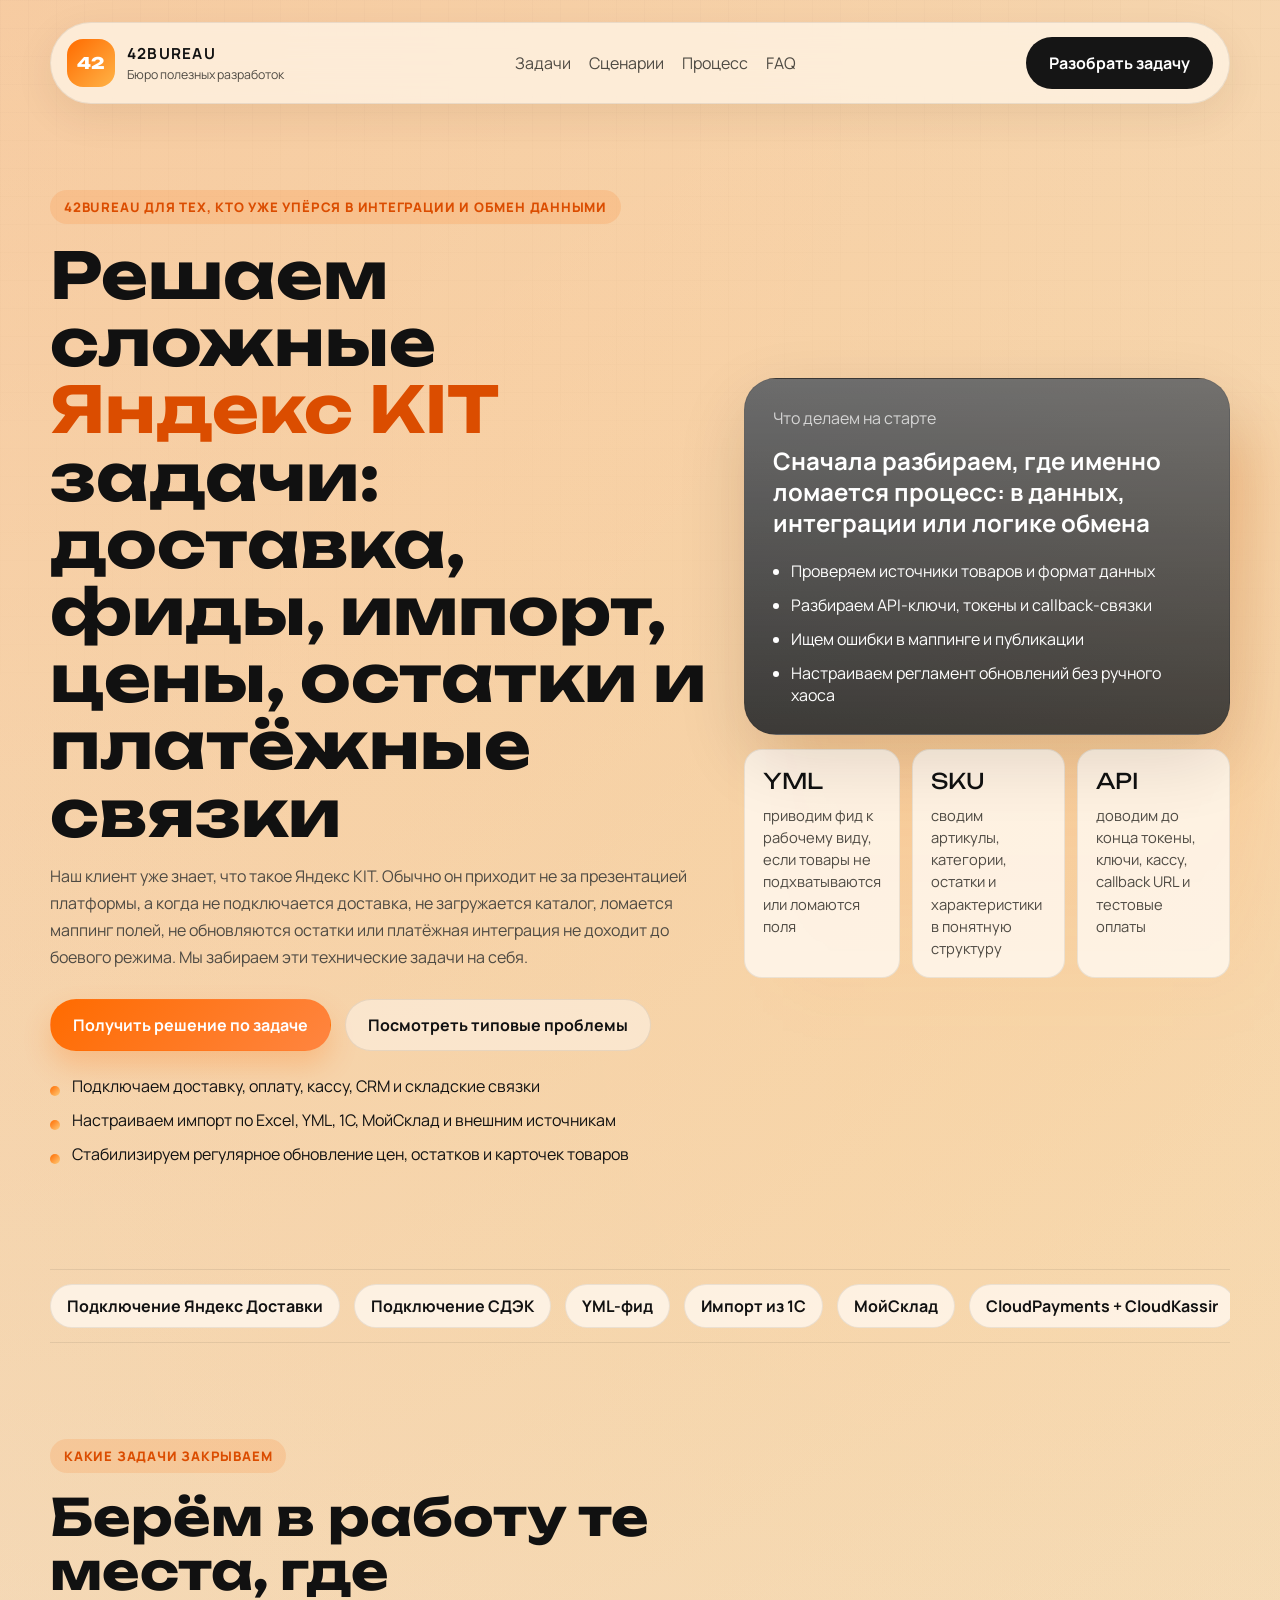
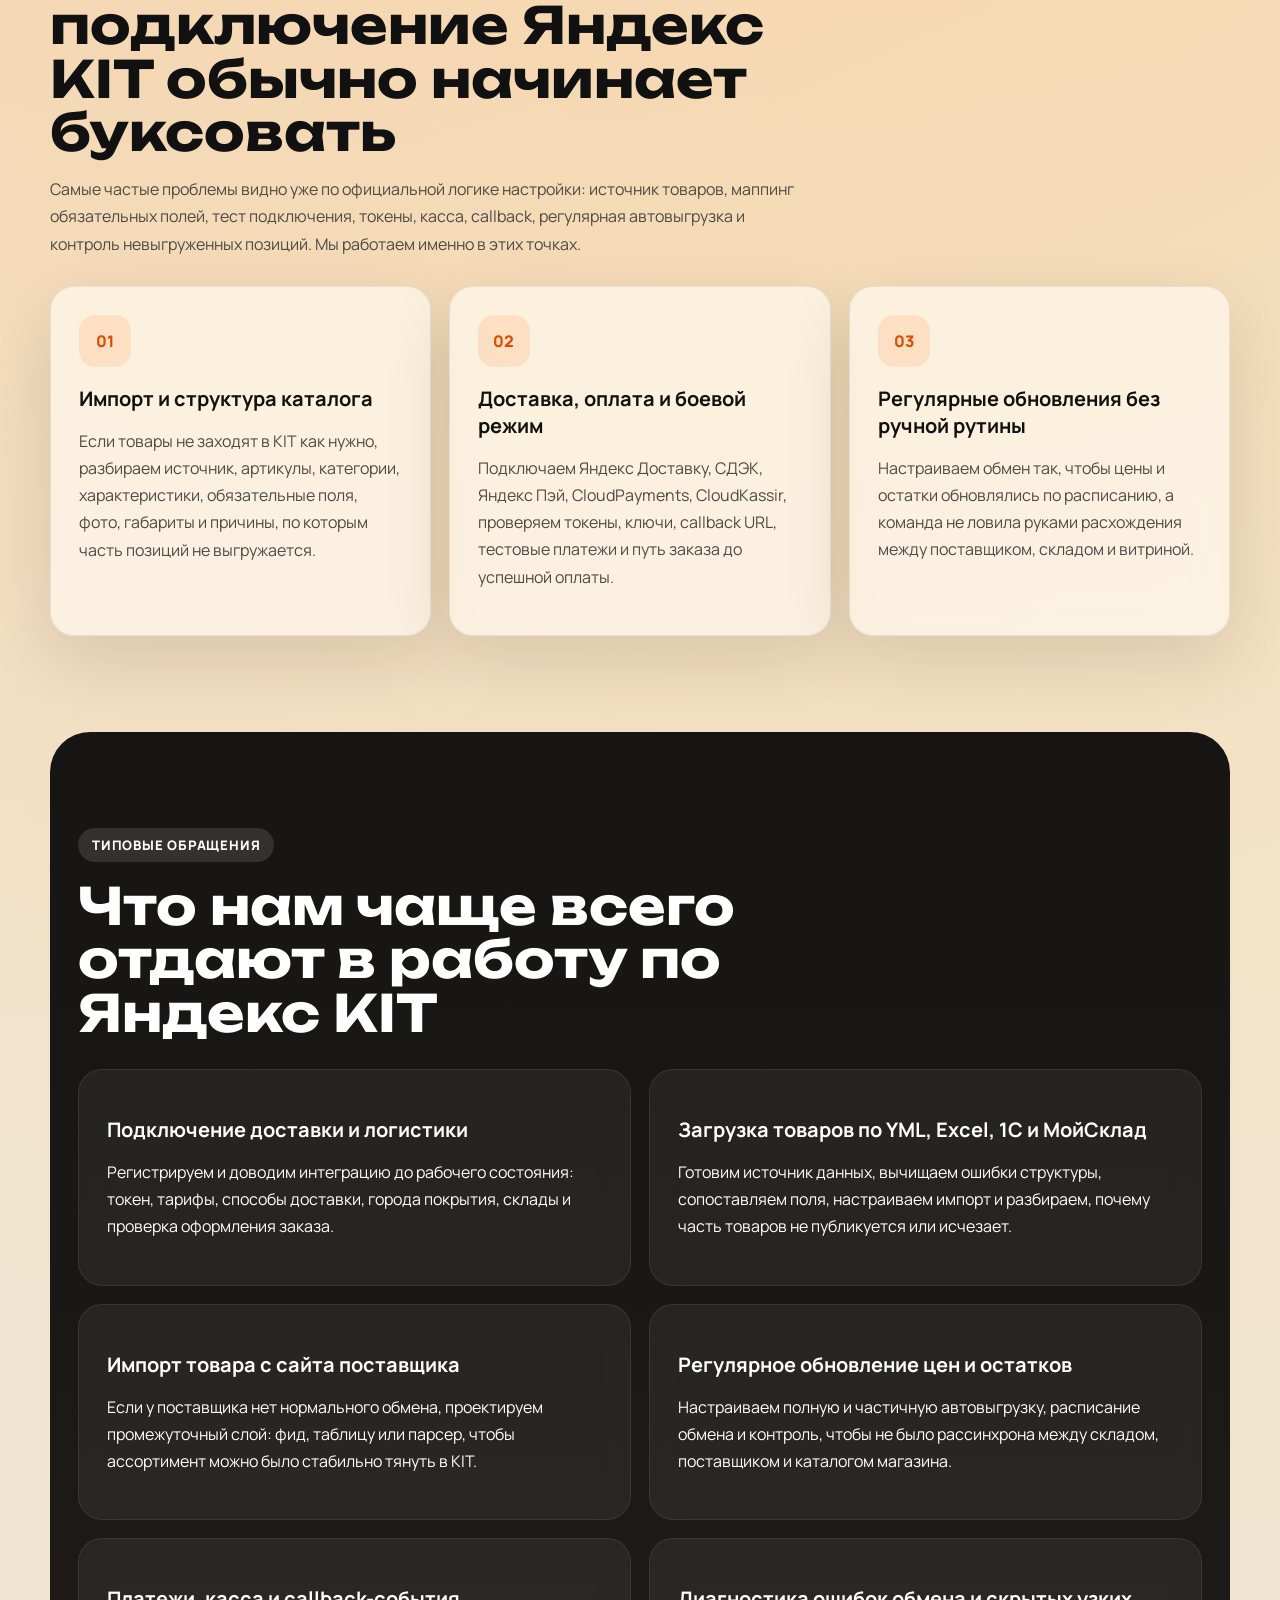
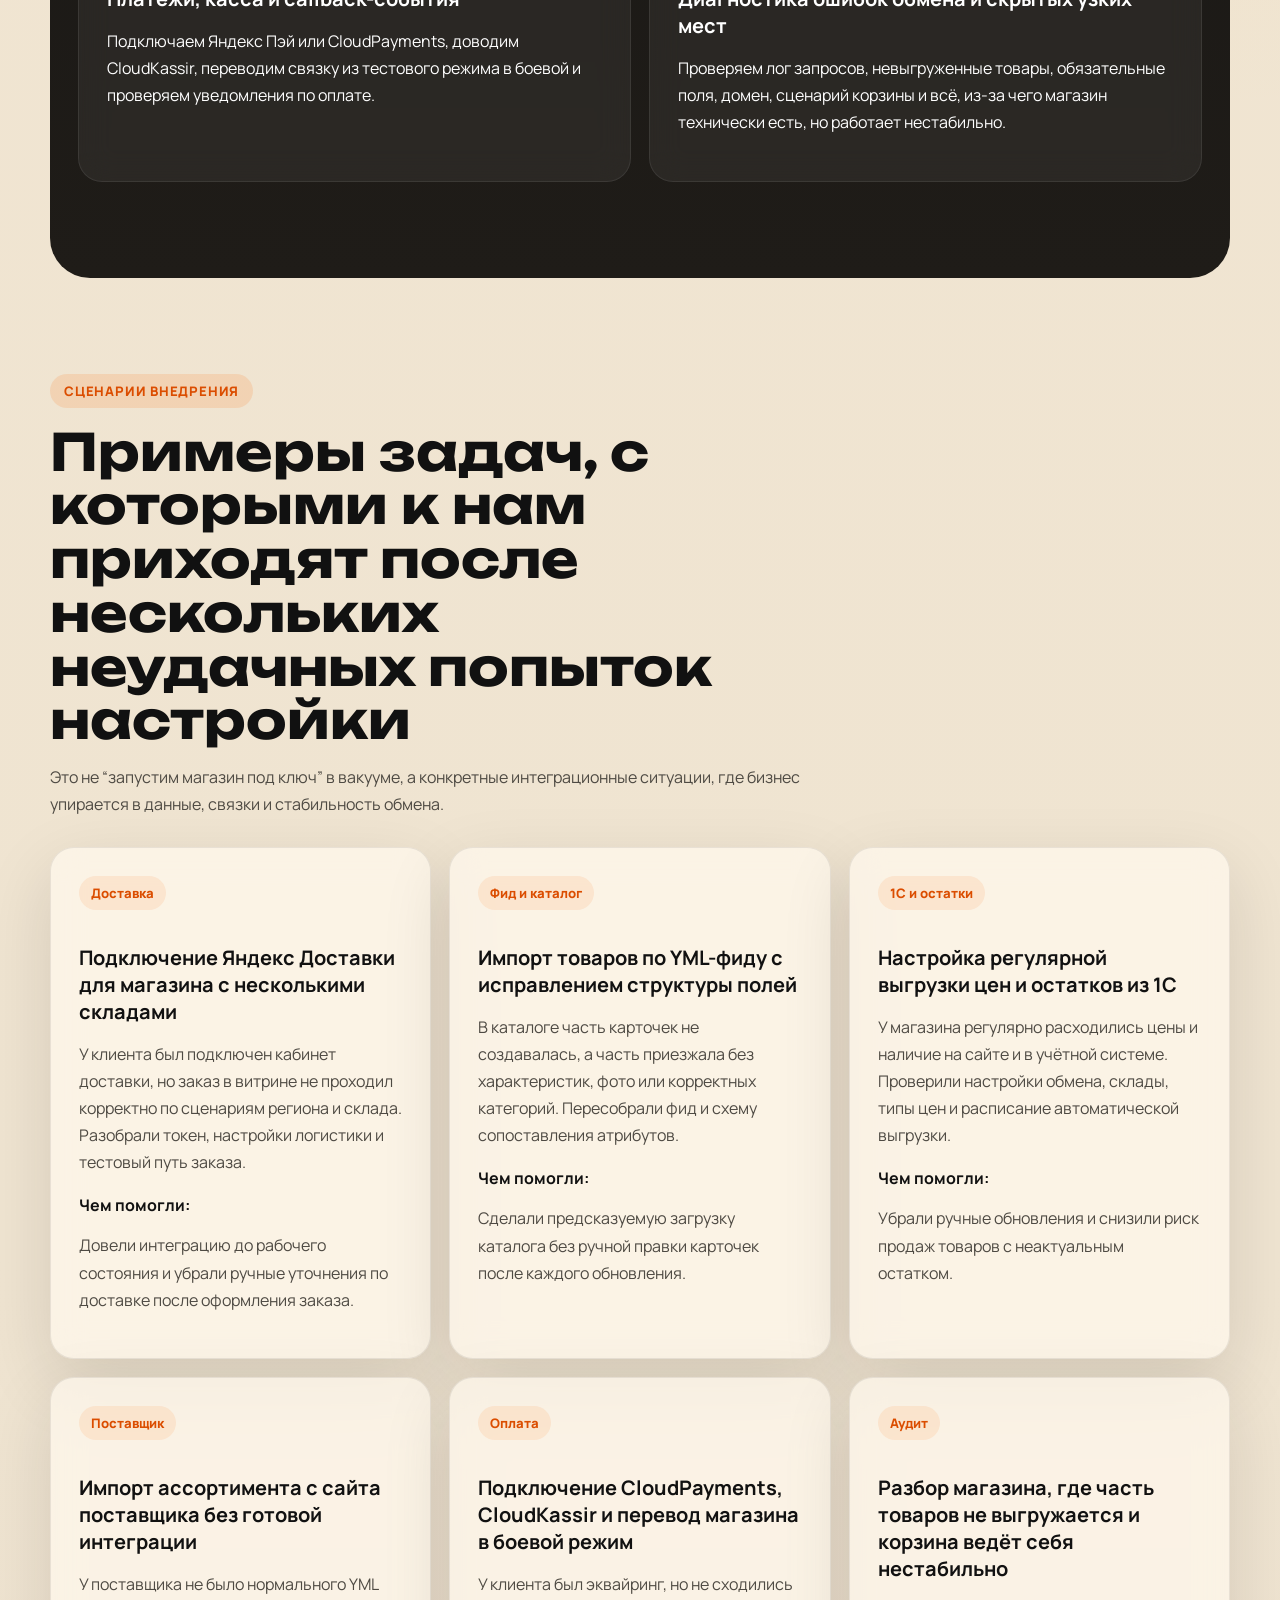
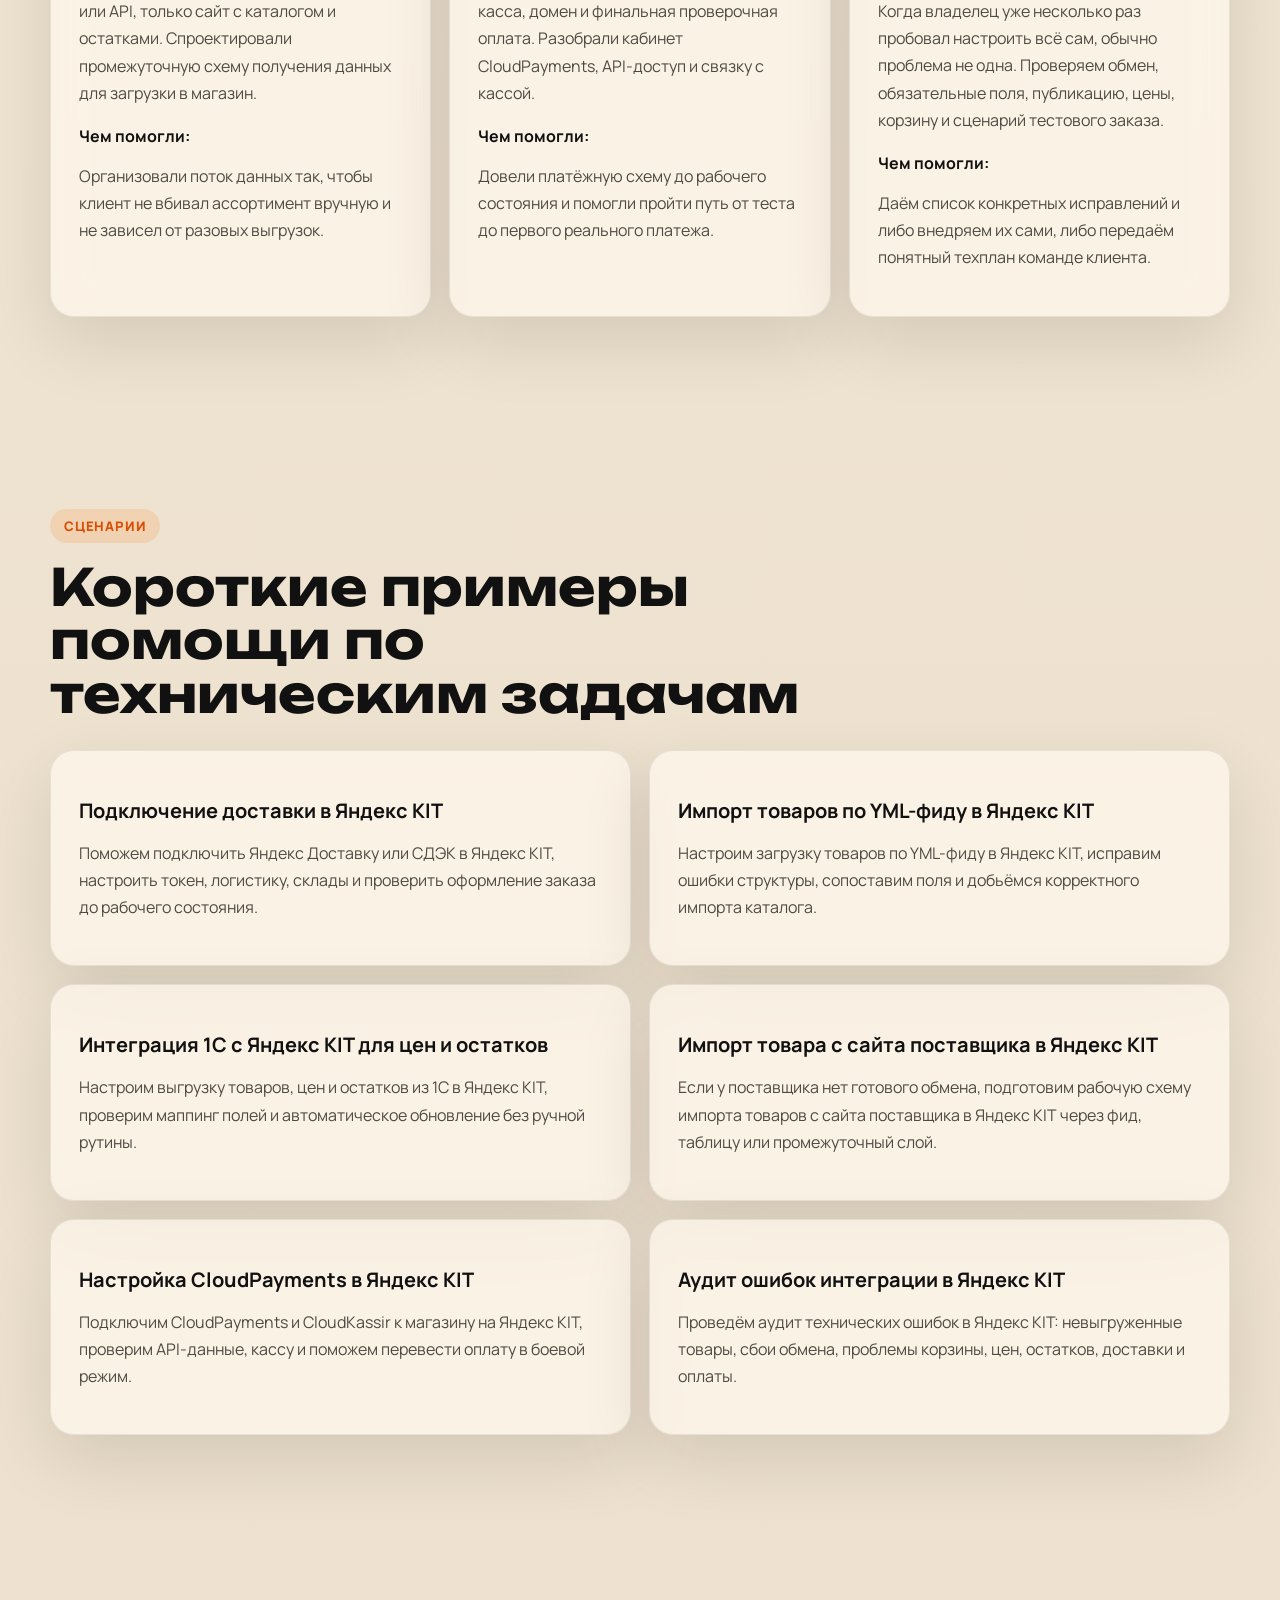
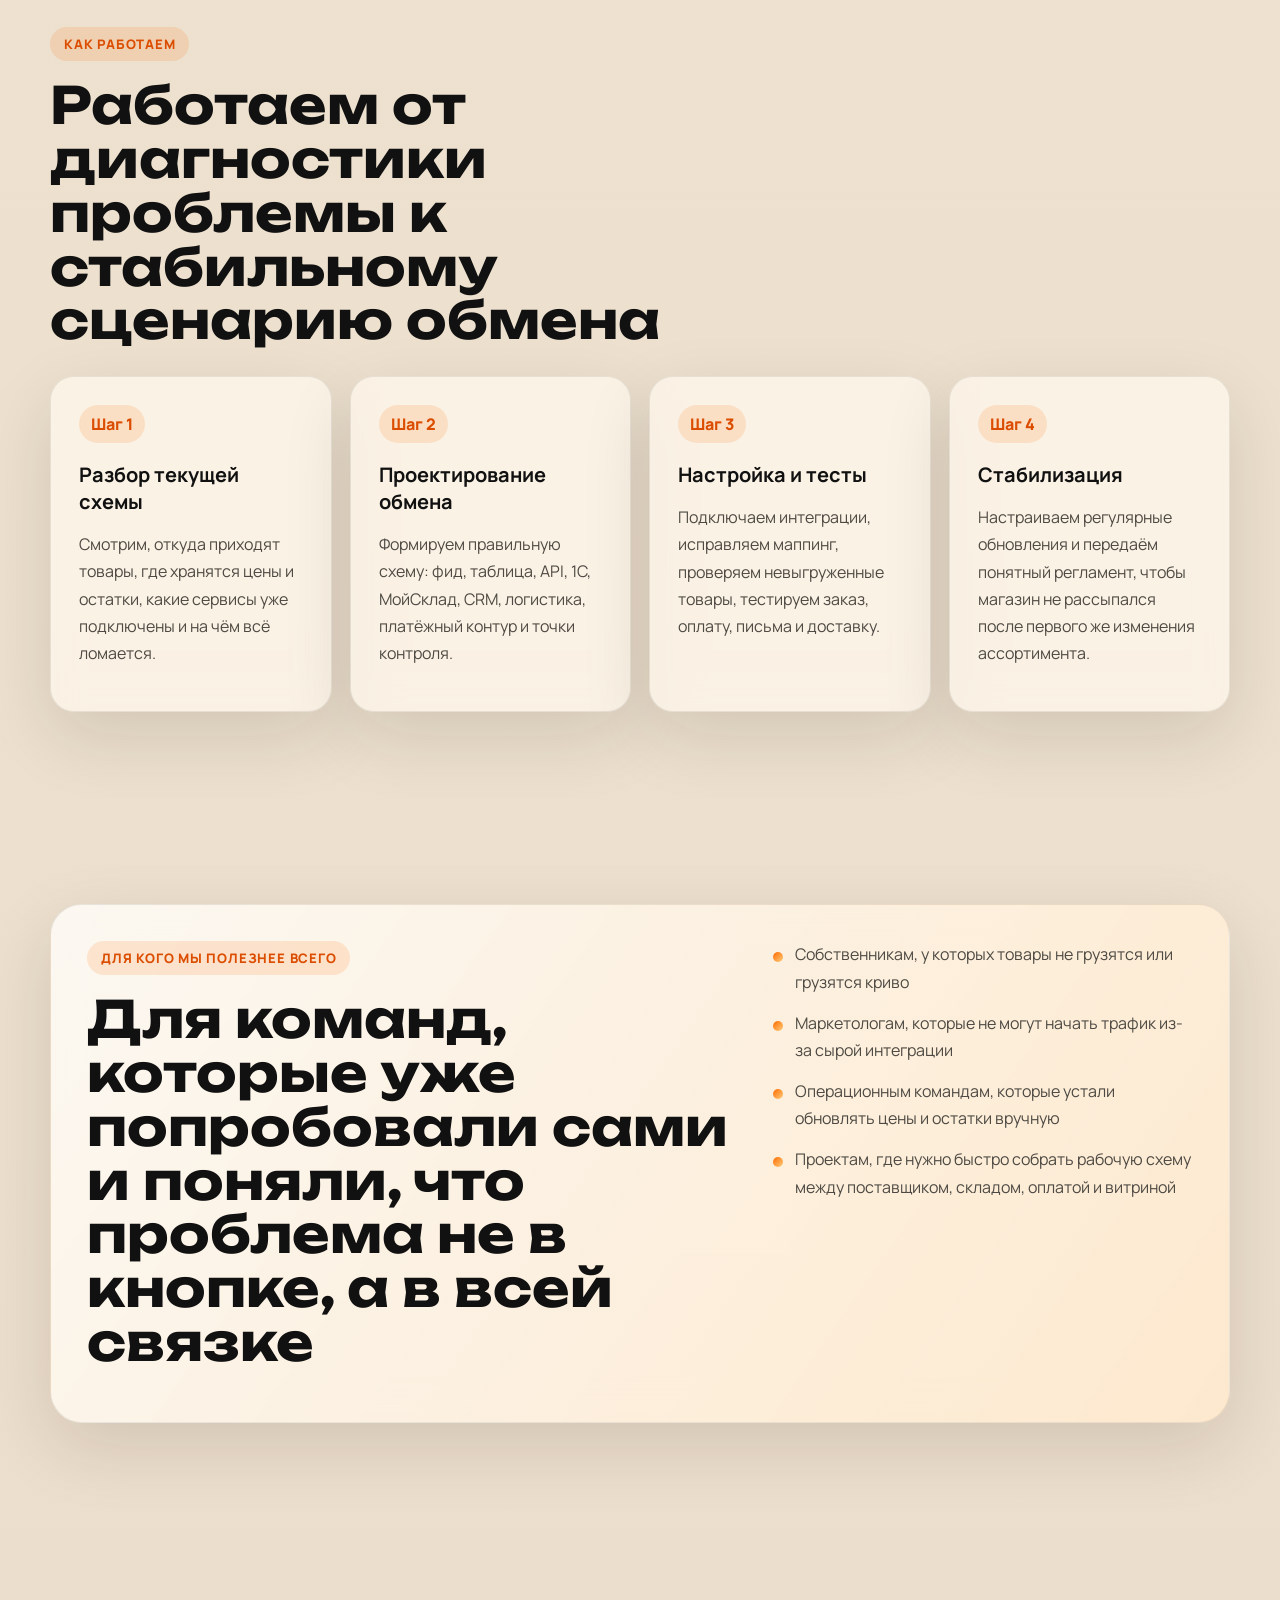
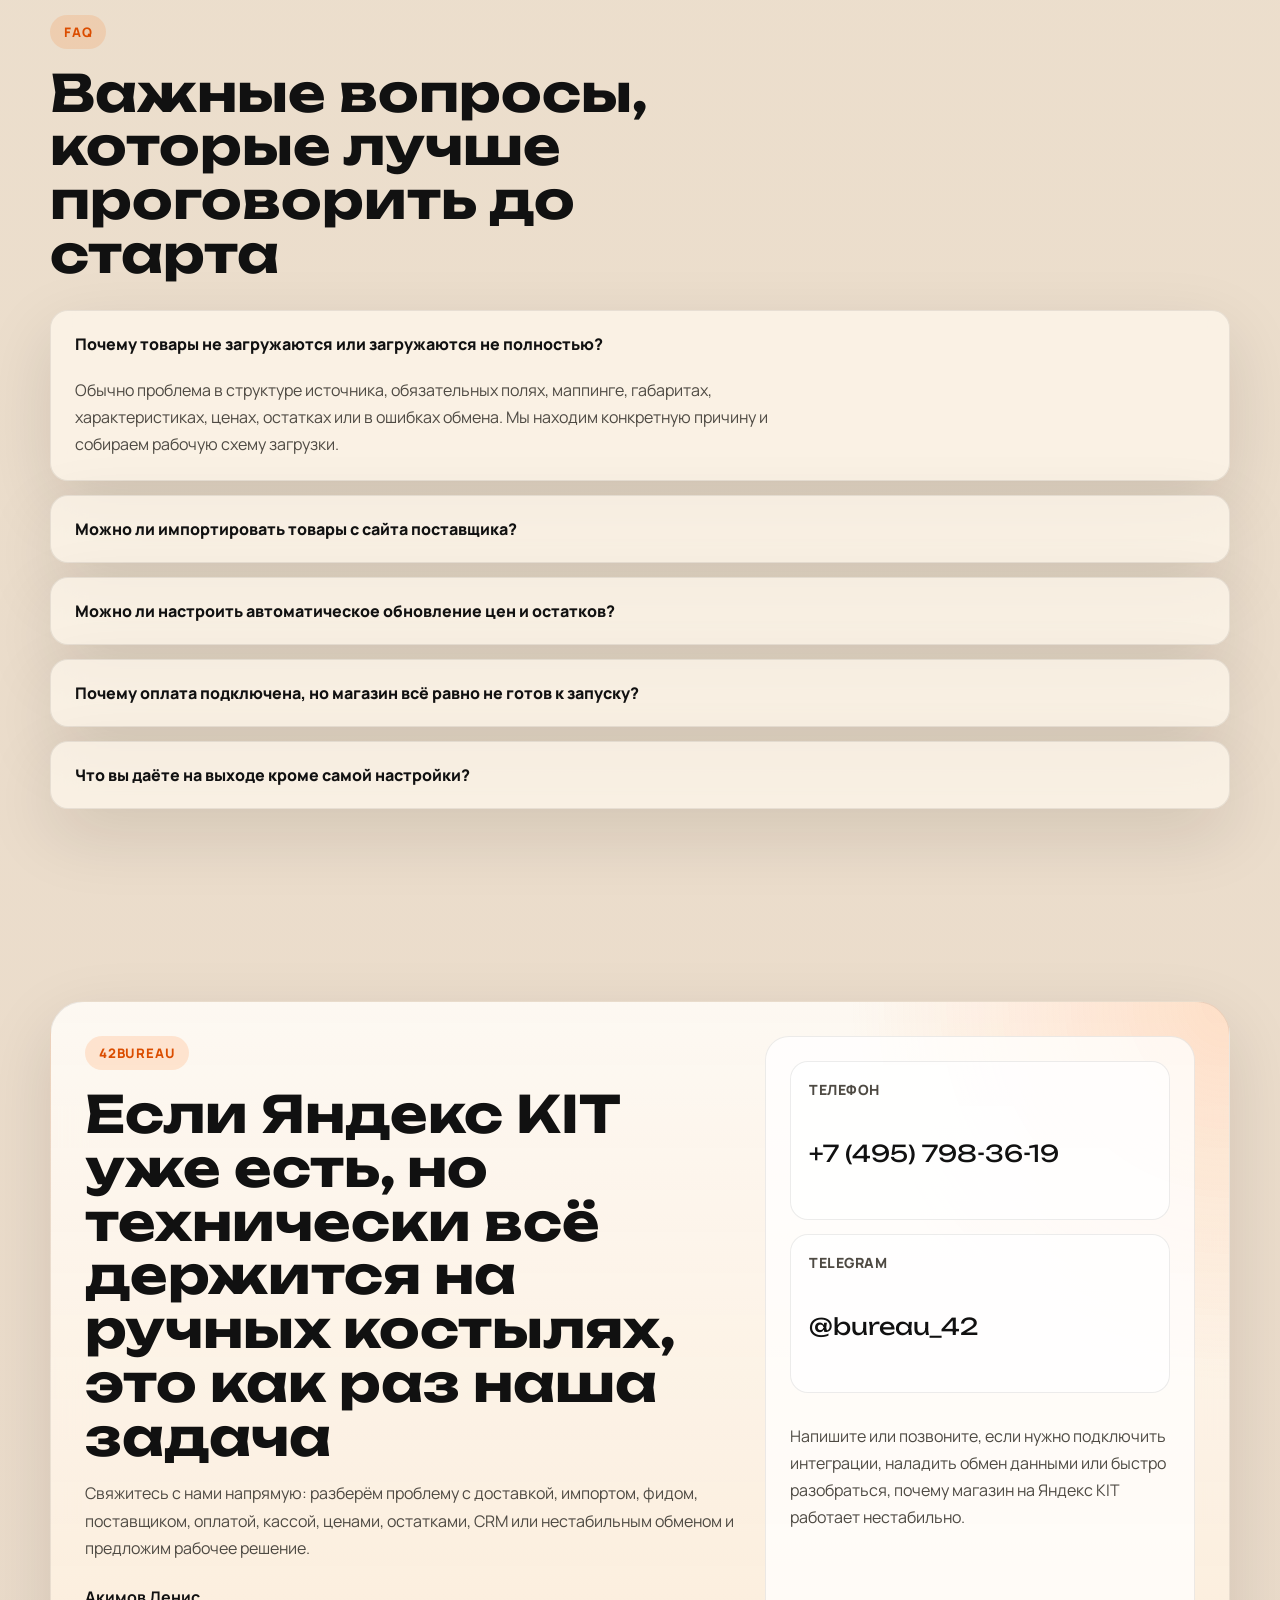
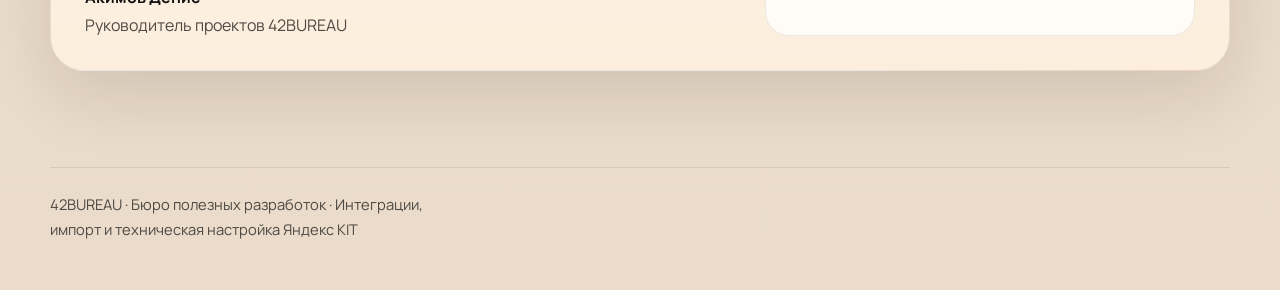
<file: index.html>
<!doctype html>
<html lang="ru">
  <head>
    <meta charset="UTF-8" />
    <meta name="viewport" content="width=device-width, initial-scale=1.0" />
    <title>Интеграции и техническая настройка Яндекс KIT | 42BUREAU</title>
    <meta
      name="description"
      content="42BUREAU решает технические задачи на Яндекс KIT: подключение доставки и оплаты, импорт товаров по фиду, синхронизация цен и остатков, интеграции с 1С, МойСклад и CRM."
    />
    <meta
      name="keywords"
      content="Яндекс KIT, Яндекс Кит, интеграция Яндекс KIT, подключение доставки Яндекс KIT, импорт товаров YML, загрузка товаров в Яндекс KIT, обновление цен и остатков, интеграция 1С Яндекс KIT"
    />
    <meta name="theme-color" content="#111111" />
    <meta property="og:type" content="website" />
    <meta property="og:title" content="Интеграции и техническая настройка Яндекс KIT | 42BUREAU" />
    <meta
      property="og:description"
      content="Решаем технические сложности на Яндекс KIT: импорт каталога, доставка, оплата, синхронизация остатков, фиды, CRM и проверка перед запуском."
    />
    <meta property="og:locale" content="ru_RU" />
    <link rel="icon" type="image/svg+xml" href="favicon.svg?v=5" />
    <link rel="shortcut icon" href="favicon.svg?v=5" />
    <link rel="preconnect" href="https://fonts.googleapis.com" />
    <link rel="preconnect" href="https://fonts.gstatic.com" crossorigin />
    <link
      href="https://fonts.googleapis.com/css2?family=Manrope:wght@400;500;600;700;800&family=Unbounded:wght@500;700;800&display=swap"
      rel="stylesheet"
    />
    <link rel="stylesheet" href="styles.css" />
    <script type="application/ld+json">
      {
        "@context": "https://schema.org",
        "@type": "ProfessionalService",
        "name": "42BUREAU - Бюро полезных разработок",
        "founder": {
          "@type": "Person",
          "name": "Акимов Денис"
        },
        "description": "Техническая настройка Яндекс KIT: интеграции, импорт товаров, доставка, оплата, синхронизация каталога, цен и остатков.",
        "areaServed": "RU",
        "serviceType": [
          "Интеграция Яндекс KIT",
          "Импорт товаров и фидов",
          "Синхронизация цен и остатков",
          "Подключение доставки, оплаты и CRM"
        ]
      }
    </script>
  </head>
  <body>
    <div class="page-shell">
      <header class="topbar">
        <a class="brand" href="#hero" aria-label="42BUREAU">
          <span class="brand-mark">42</span>
          <span class="brand-text">
            <strong>42BUREAU</strong>
            <small>Бюро полезных разработок</small>
          </span>
        </a>
        <nav class="nav">
          <a href="#services">Задачи</a>
          <a href="#cases">Сценарии</a>
          <a href="#launch">Процесс</a>
          <a href="#faq">FAQ</a>
        </nav>
        <a class="button button-dark" href="#contact">Разобрать задачу</a>
      </header>

      <main>
        <section class="hero section" id="hero">
          <div class="hero-copy reveal">
            <div class="eyebrow">42BUREAU для тех, кто уже упёрся в интеграции и обмен данными</div>
            <h1>
              Решаем сложные
              <span>Яндекс KIT</span>
              задачи: доставка, фиды, импорт, цены, остатки и платёжные связки
            </h1>
            <p class="hero-text">
              Наш клиент уже знает, что такое Яндекс KIT. Обычно он приходит не за презентацией
              платформы, а когда не подключается доставка, не загружается каталог, ломается
              маппинг полей, не обновляются остатки или платёжная интеграция не доходит до боевого режима.
              Мы забираем эти технические задачи на себя.
            </p>
            <div class="hero-actions">
              <a class="button button-accent" href="#contact">Получить решение по задаче</a>
              <a class="button button-light" href="#cases">Посмотреть типовые проблемы</a>
            </div>
            <ul class="hero-points">
              <li>Подключаем доставку, оплату, кассу, CRM и складские связки</li>
              <li>Настраиваем импорт по Excel, YML, 1С, МойСклад и внешним источникам</li>
              <li>Стабилизируем регулярное обновление цен, остатков и карточек товаров</li>
            </ul>
          </div>

          <div class="hero-panel reveal reveal-delay">
            <div class="hero-card hero-card-primary">
              <p>Что делаем на старте</p>
              <strong>Сначала разбираем, где именно ломается процесс: в данных, интеграции или логике обмена</strong>
              <ul>
                <li>Проверяем источники товаров и формат данных</li>
                <li>Разбираем API-ключи, токены и callback-связки</li>
                <li>Ищем ошибки в маппинге и публикации</li>
                <li>Настраиваем регламент обновлений без ручного хаоса</li>
              </ul>
            </div>
            <div class="hero-metrics">
              <article>
                <span>YML</span>
                <p>приводим фид к рабочему виду, если товары не подхватываются или ломаются поля</p>
              </article>
              <article>
                <span>SKU</span>
                <p>сводим артикулы, категории, остатки и характеристики в понятную структуру</p>
              </article>
              <article>
                <span>API</span>
                <p>доводим до конца токены, ключи, кассу, callback URL и тестовые оплаты</p>
              </article>
            </div>
          </div>
        </section>

        <section class="ticker" aria-label="Типовые задачи интеграции">
          <div class="ticker-track">
            <span>Подключение Яндекс Доставки</span>
            <span>Подключение СДЭК</span>
            <span>YML-фид</span>
            <span>Импорт из 1С</span>
            <span>МойСклад</span>
            <span>CloudPayments + CloudKassir</span>
            <span>Яндекс Пэй</span>
            <span>Callback URL</span>
            <span>API-ключи</span>
            <span>Цены и остатки</span>
            <span>Маппинг полей</span>
            <span>Невыгруженные товары</span>
          </div>
        </section>

        <section class="section problem-solution" id="services">
          <div class="section-heading reveal">
            <div class="eyebrow">Какие задачи закрываем</div>
            <h2>Берём в работу те места, где подключение Яндекс KIT обычно начинает буксовать</h2>
            <p>
              Самые частые проблемы видно уже по официальной логике настройки: источник товаров,
              маппинг обязательных полей, тест подключения, токены, касса, callback, регулярная
              автовыгрузка и контроль невыгруженных позиций. Мы работаем именно в этих точках.
            </p>
          </div>

          <div class="grid grid-3">
            <article class="feature-card reveal">
              <div class="feature-number">01</div>
              <h3>Импорт и структура каталога</h3>
              <p>
                Если товары не заходят в KIT как нужно, разбираем источник, артикулы, категории,
                характеристики, обязательные поля, фото, габариты и причины, по которым часть позиций не выгружается.
              </p>
            </article>
            <article class="feature-card reveal reveal-delay">
              <div class="feature-number">02</div>
              <h3>Доставка, оплата и боевой режим</h3>
              <p>
                Подключаем Яндекс Доставку, СДЭК, Яндекс Пэй, CloudPayments, CloudKassir,
                проверяем токены, ключи, callback URL, тестовые платежи и путь заказа до успешной оплаты.
              </p>
            </article>
            <article class="feature-card reveal reveal-delay-2">
              <div class="feature-number">03</div>
              <h3>Регулярные обновления без ручной рутины</h3>
              <p>
                Настраиваем обмен так, чтобы цены и остатки обновлялись по расписанию,
                а команда не ловила руками расхождения между поставщиком, складом и витриной.
              </p>
            </article>
          </div>
        </section>

        <section class="section dark-section">
          <div class="section-heading reveal">
            <div class="eyebrow">Типовые обращения</div>
            <h2>Что нам чаще всего отдают в работу по Яндекс KIT</h2>
          </div>

          <div class="grid grid-2 service-grid">
            <article class="service-card reveal">
              <h3>Подключение доставки и логистики</h3>
              <p>
                Регистрируем и доводим интеграцию до рабочего состояния: токен, тарифы,
                способы доставки, города покрытия, склады и проверка оформления заказа.
              </p>
            </article>
            <article class="service-card reveal reveal-delay">
              <h3>Загрузка товаров по YML, Excel, 1С и МойСклад</h3>
              <p>
                Готовим источник данных, вычищаем ошибки структуры, сопоставляем поля,
                настраиваем импорт и разбираем, почему часть товаров не публикуется или исчезает.
              </p>
            </article>
            <article class="service-card reveal">
              <h3>Импорт товара с сайта поставщика</h3>
              <p>
                Если у поставщика нет нормального обмена, проектируем промежуточный слой:
                фид, таблицу или парсер, чтобы ассортимент можно было стабильно тянуть в KIT.
              </p>
            </article>
            <article class="service-card reveal reveal-delay">
              <h3>Регулярное обновление цен и остатков</h3>
              <p>
                Настраиваем полную и частичную автовыгрузку, расписание обмена и контроль,
                чтобы не было рассинхрона между складом, поставщиком и каталогом магазина.
              </p>
            </article>
            <article class="service-card reveal">
              <h3>Платежи, касса и callback-события</h3>
              <p>
                Подключаем Яндекс Пэй или CloudPayments, доводим CloudKassir,
                переводим связку из тестового режима в боевой и проверяем уведомления по оплате.
              </p>
            </article>
            <article class="service-card reveal reveal-delay">
              <h3>Диагностика ошибок обмена и скрытых узких мест</h3>
              <p>
                Проверяем лог запросов, невыгруженные товары, обязательные поля, домен,
                сценарий корзины и всё, из-за чего магазин технически есть, но работает нестабильно.
              </p>
            </article>
          </div>
        </section>

        <section class="section cases" id="cases">
          <div class="section-heading reveal">
            <div class="eyebrow">Сценарии внедрения</div>
            <h2>Примеры задач, с которыми к нам приходят после нескольких неудачных попыток настройки</h2>
            <p>
              Это не “запустим магазин под ключ” в вакууме, а конкретные интеграционные ситуации,
              где бизнес упирается в данные, связки и стабильность обмена.
            </p>
          </div>

          <div class="grid grid-3">
            <article class="case-card reveal">
              <span class="case-tag">Доставка</span>
              <h3>Подключение Яндекс Доставки для магазина с несколькими складами</h3>
              <p>
                У клиента был подключен кабинет доставки, но заказ в витрине не проходил
                корректно по сценариям региона и склада. Разобрали токен, настройки логистики и тестовый путь заказа.
              </p>
              <strong>Чем помогли:</strong>
              <p>Довели интеграцию до рабочего состояния и убрали ручные уточнения по доставке после оформления заказа.</p>
            </article>
            <article class="case-card reveal reveal-delay">
              <span class="case-tag">Фид и каталог</span>
              <h3>Импорт товаров по YML-фиду с исправлением структуры полей</h3>
              <p>
                В каталоге часть карточек не создавалась, а часть приезжала без характеристик,
                фото или корректных категорий. Пересобрали фид и схему сопоставления атрибутов.
              </p>
              <strong>Чем помогли:</strong>
              <p>Сделали предсказуемую загрузку каталога без ручной правки карточек после каждого обновления.</p>
            </article>
            <article class="case-card reveal reveal-delay-2">
              <span class="case-tag">1С и остатки</span>
              <h3>Настройка регулярной выгрузки цен и остатков из 1С</h3>
              <p>
                У магазина регулярно расходились цены и наличие на сайте и в учётной системе.
                Проверили настройки обмена, склады, типы цен и расписание автоматической выгрузки.
              </p>
              <strong>Чем помогли:</strong>
              <p>Убрали ручные обновления и снизили риск продаж товаров с неактуальным остатком.</p>
            </article>
            <article class="case-card reveal">
              <span class="case-tag">Поставщик</span>
              <h3>Импорт ассортимента с сайта поставщика без готовой интеграции</h3>
              <p>
                У поставщика не было нормального YML или API, только сайт с каталогом и остатками.
                Спроектировали промежуточную схему получения данных для загрузки в магазин.
              </p>
              <strong>Чем помогли:</strong>
              <p>Организовали поток данных так, чтобы клиент не вбивал ассортимент вручную и не зависел от разовых выгрузок.</p>
            </article>
            <article class="case-card reveal reveal-delay">
              <span class="case-tag">Оплата</span>
              <h3>Подключение CloudPayments, CloudKassir и перевод магазина в боевой режим</h3>
              <p>
                У клиента был эквайринг, но не сходились касса, домен и финальная проверочная оплата.
                Разобрали кабинет CloudPayments, API-доступ и связку с кассой.
              </p>
              <strong>Чем помогли:</strong>
              <p>Довели платёжную схему до рабочего состояния и помогли пройти путь от теста до первого реального платежа.</p>
            </article>
            <article class="case-card reveal reveal-delay-2">
              <span class="case-tag">Аудит</span>
              <h3>Разбор магазина, где часть товаров не выгружается и корзина ведёт себя нестабильно</h3>
              <p>
                Когда владелец уже несколько раз пробовал настроить всё сам, обычно проблема не одна.
                Проверяем обмен, обязательные поля, публикацию, цены, корзину и сценарий тестового заказа.
              </p>
              <strong>Чем помогли:</strong>
              <p>Даём список конкретных исправлений и либо внедряем их сами, либо передаём понятный техплан команде клиента.</p>
            </article>
          </div>
        </section>

        <section class="section seo-section">
          <div class="section-heading reveal">
            <div class="eyebrow">Сценарии</div>
            <h2>Короткие примеры помощи по техническим задачам</h2>
          </div>

          <div class="seo-list">
            <article class="seo-item reveal">
              <h3>Подключение доставки в Яндекс KIT</h3>
              <p>
                Поможем подключить Яндекс Доставку или СДЭК в Яндекс KIT, настроить токен,
                логистику, склады и проверить оформление заказа до рабочего состояния.
              </p>
            </article>
            <article class="seo-item reveal reveal-delay">
              <h3>Импорт товаров по YML-фиду в Яндекс KIT</h3>
              <p>
                Настроим загрузку товаров по YML-фиду в Яндекс KIT, исправим ошибки структуры,
                сопоставим поля и добьёмся корректного импорта каталога.
              </p>
            </article>
            <article class="seo-item reveal reveal-delay-2">
              <h3>Интеграция 1С с Яндекс KIT для цен и остатков</h3>
              <p>
                Настроим выгрузку товаров, цен и остатков из 1С в Яндекс KIT,
                проверим маппинг полей и автоматическое обновление без ручной рутины.
              </p>
            </article>
            <article class="seo-item reveal">
              <h3>Импорт товара с сайта поставщика в Яндекс KIT</h3>
              <p>
                Если у поставщика нет готового обмена, подготовим рабочую схему импорта товаров
                с сайта поставщика в Яндекс KIT через фид, таблицу или промежуточный слой.
              </p>
            </article>
            <article class="seo-item reveal reveal-delay">
              <h3>Настройка CloudPayments в Яндекс KIT</h3>
              <p>
                Подключим CloudPayments и CloudKassir к магазину на Яндекс KIT,
                проверим API-данные, кассу и поможем перевести оплату в боевой режим.
              </p>
            </article>
            <article class="seo-item reveal reveal-delay-2">
              <h3>Аудит ошибок интеграции в Яндекс KIT</h3>
              <p>
                Проведём аудит технических ошибок в Яндекс KIT: невыгруженные товары,
                сбои обмена, проблемы корзины, цен, остатков, доставки и оплаты.
              </p>
            </article>
          </div>
        </section>

        <section class="section launch-section" id="launch">
          <div class="section-heading reveal">
            <div class="eyebrow">Как работаем</div>
            <h2>Работаем от диагностики проблемы к стабильному сценарию обмена</h2>
          </div>

          <div class="timeline">
            <article class="timeline-step reveal">
              <span>Шаг 1</span>
              <h3>Разбор текущей схемы</h3>
              <p>Смотрим, откуда приходят товары, где хранятся цены и остатки, какие сервисы уже подключены и на чём всё ломается.</p>
            </article>
            <article class="timeline-step reveal reveal-delay">
              <span>Шаг 2</span>
              <h3>Проектирование обмена</h3>
              <p>Формируем правильную схему: фид, таблица, API, 1С, МойСклад, CRM, логистика, платёжный контур и точки контроля.</p>
            </article>
            <article class="timeline-step reveal reveal-delay-2">
              <span>Шаг 3</span>
              <h3>Настройка и тесты</h3>
              <p>Подключаем интеграции, исправляем маппинг, проверяем невыгруженные товары, тестируем заказ, оплату, письма и доставку.</p>
            </article>
            <article class="timeline-step reveal">
              <span>Шаг 4</span>
              <h3>Стабилизация</h3>
              <p>Настраиваем регулярные обновления и передаём понятный регламент, чтобы магазин не рассыпался после первого же изменения ассортимента.</p>
            </article>
          </div>
        </section>

        <section class="section fit-section">
          <div class="fit-card reveal">
            <div>
              <div class="eyebrow">Для кого мы полезнее всего</div>
              <h2>Для команд, которые уже попробовали сами и поняли, что проблема не в кнопке, а в всей связке</h2>
            </div>
            <ul>
              <li>Собственникам, у которых товары не грузятся или грузятся криво</li>
              <li>Маркетологам, которые не могут начать трафик из-за сырой интеграции</li>
              <li>Операционным командам, которые устали обновлять цены и остатки вручную</li>
              <li>Проектам, где нужно быстро собрать рабочую схему между поставщиком, складом, оплатой и витриной</li>
            </ul>
          </div>
        </section>

        <section class="section faq-section" id="faq">
          <div class="section-heading reveal">
            <div class="eyebrow">FAQ</div>
            <h2>Важные вопросы, которые лучше проговорить до старта</h2>
          </div>

          <div class="faq-list">
            <details class="faq-item reveal" open>
              <summary>Почему товары не загружаются или загружаются не полностью?</summary>
              <p>
                Обычно проблема в структуре источника, обязательных полях, маппинге,
                габаритах, характеристиках, ценах, остатках или в ошибках обмена. Мы находим конкретную причину и собираем рабочую схему загрузки.
              </p>
            </details>
            <details class="faq-item reveal reveal-delay">
              <summary>Можно ли импортировать товары с сайта поставщика?</summary>
              <p>
                Да, но не всегда напрямую. Если у поставщика нет YML или API, мы предлагаем
                промежуточное решение: фид, таблицу или отдельный слой обмена, который потом стабильно кормит магазин.
              </p>
            </details>
            <details class="faq-item reveal reveal-delay-2">
              <summary>Можно ли настроить автоматическое обновление цен и остатков?</summary>
              <p>
                Да. В официальной логике KIT для ряда источников предусмотрены ручные и автоматические выгрузки.
                Мы настраиваем расписание обмена и контроль, чтобы данные обновлялись без ежедневной ручной работы.
              </p>
            </details>
            <details class="faq-item reveal">
              <summary>Почему оплата подключена, но магазин всё равно не готов к запуску?</summary>
              <p>
                Потому что мало просто создать кабинет. Нужны ключи, callback URL, проверка тестовых платежей,
                корректная касса, рабочий домен и перевод связки в боевой режим без ошибок.
              </p>
            </details>
            <details class="faq-item reveal reveal-delay">
              <summary>Что вы даёте на выходе кроме самой настройки?</summary>
              <p>
                Либо полностью рабочую интеграцию, либо понятный технический контур: что подключено,
                как идёт обмен, где контрольные точки и что делать команде клиента при изменениях каталога или сервисов.
              </p>
            </details>
          </div>
        </section>

        <section class="section contact-section" id="contact">
          <div class="contact-panel reveal">
            <div class="contact-copy">
              <div class="eyebrow">42BUREAU</div>
              <h2>Если Яндекс KIT уже есть, но технически всё держится на ручных костылях, это как раз наша задача</h2>
              <p>
                Свяжитесь с нами напрямую: разберём проблему с доставкой, импортом, фидом,
                поставщиком, оплатой, кассой, ценами, остатками, CRM или нестабильным обменом и предложим рабочее решение.
              </p>
              <div class="contact-signature">
                <strong>Акимов Денис</strong>
                <span>Руководитель проектов 42BUREAU</span>
              </div>
            </div>

            <div class="contact-form">
              <div class="contact-method">
                <span class="contact-label">Телефон</span>
                <a class="contact-link" href="tel:+74957983619">+7 (495) 798-36-19</a>
              </div>
              <div class="contact-method">
                <span class="contact-label">Telegram</span>
                <a class="contact-link" href="https://t.me/bureau_42" target="_blank" rel="noreferrer">@bureau_42</a>
              </div>
              <p class="form-note">
                Напишите или позвоните, если нужно подключить интеграции, наладить обмен данными
                или быстро разобраться, почему магазин на Яндекс KIT работает нестабильно.
              </p>
            </div>
          </div>
        </section>
      </main>

      <footer class="footer">
        <p>42BUREAU · Бюро полезных разработок · Интеграции, импорт и техническая настройка Яндекс KIT</p>
      </footer>
    </div>

    <script src="script.js"></script>
  </body>
</html>
</file>
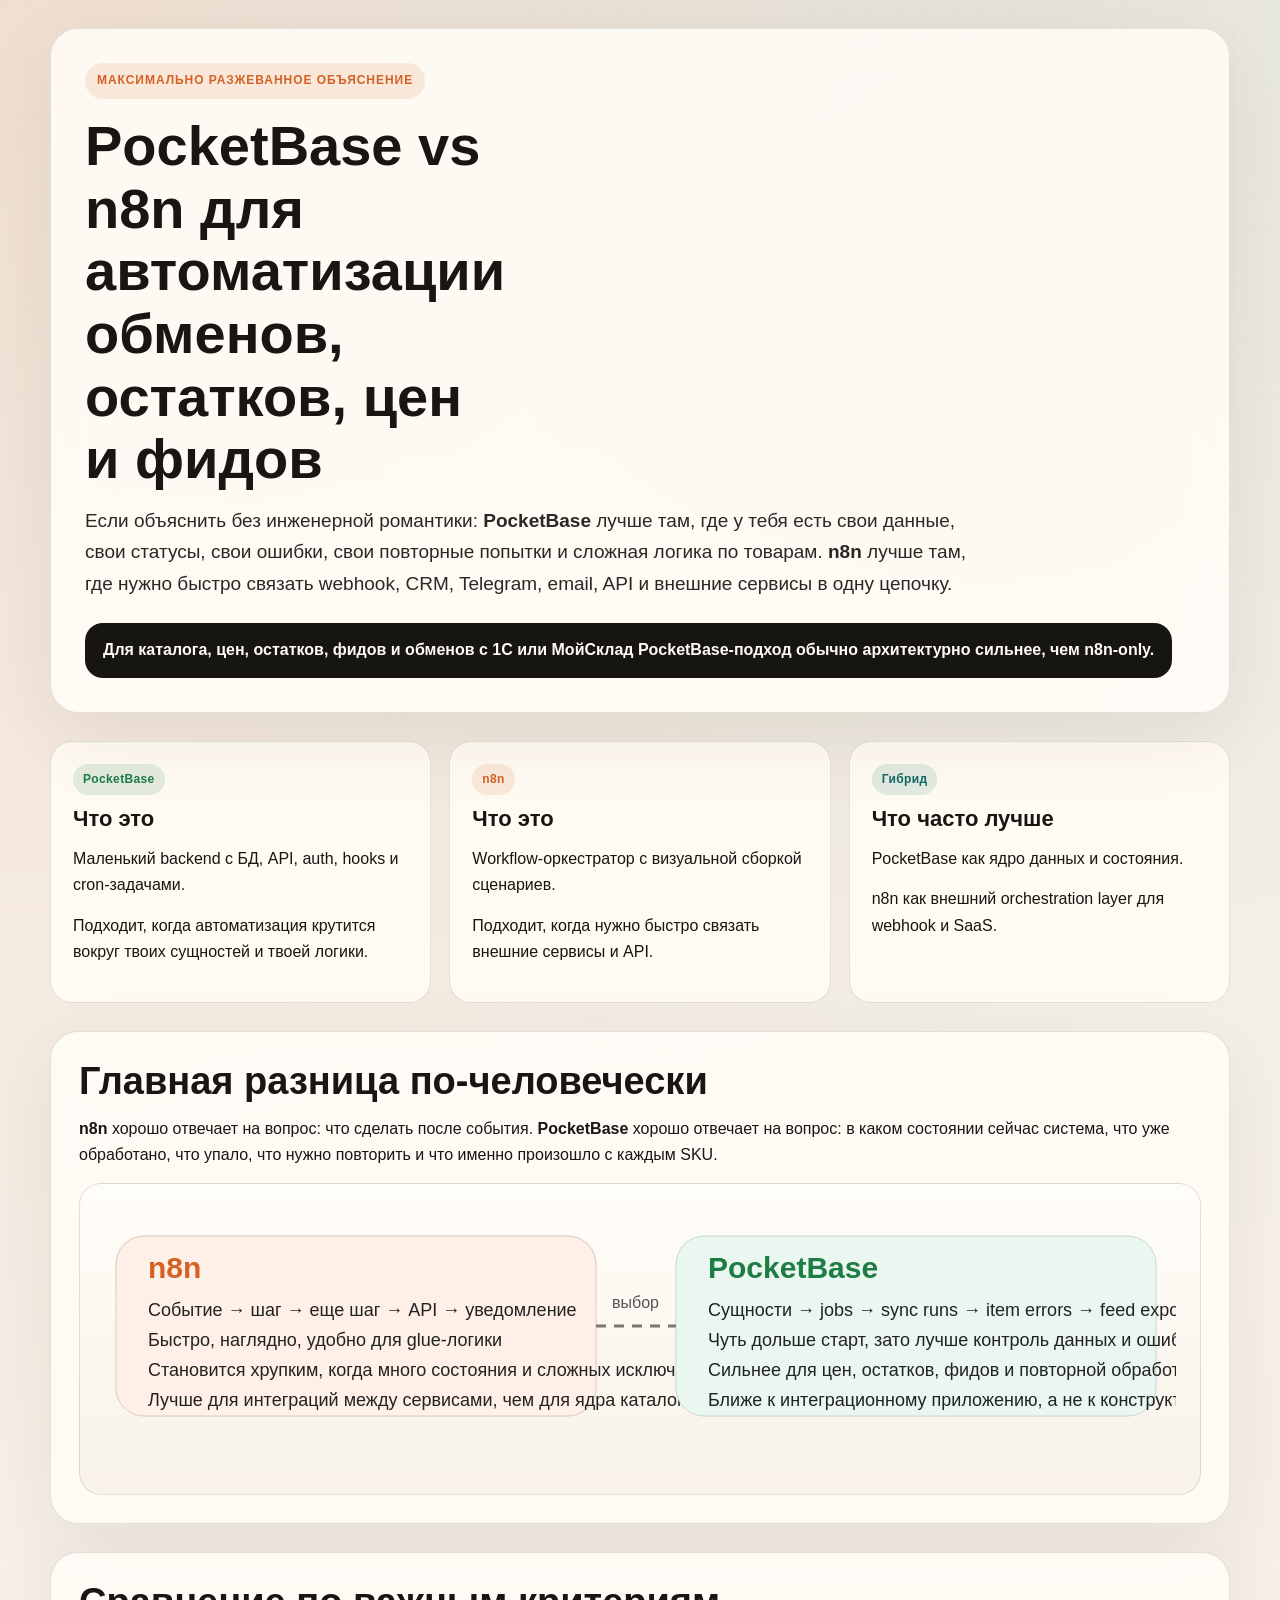
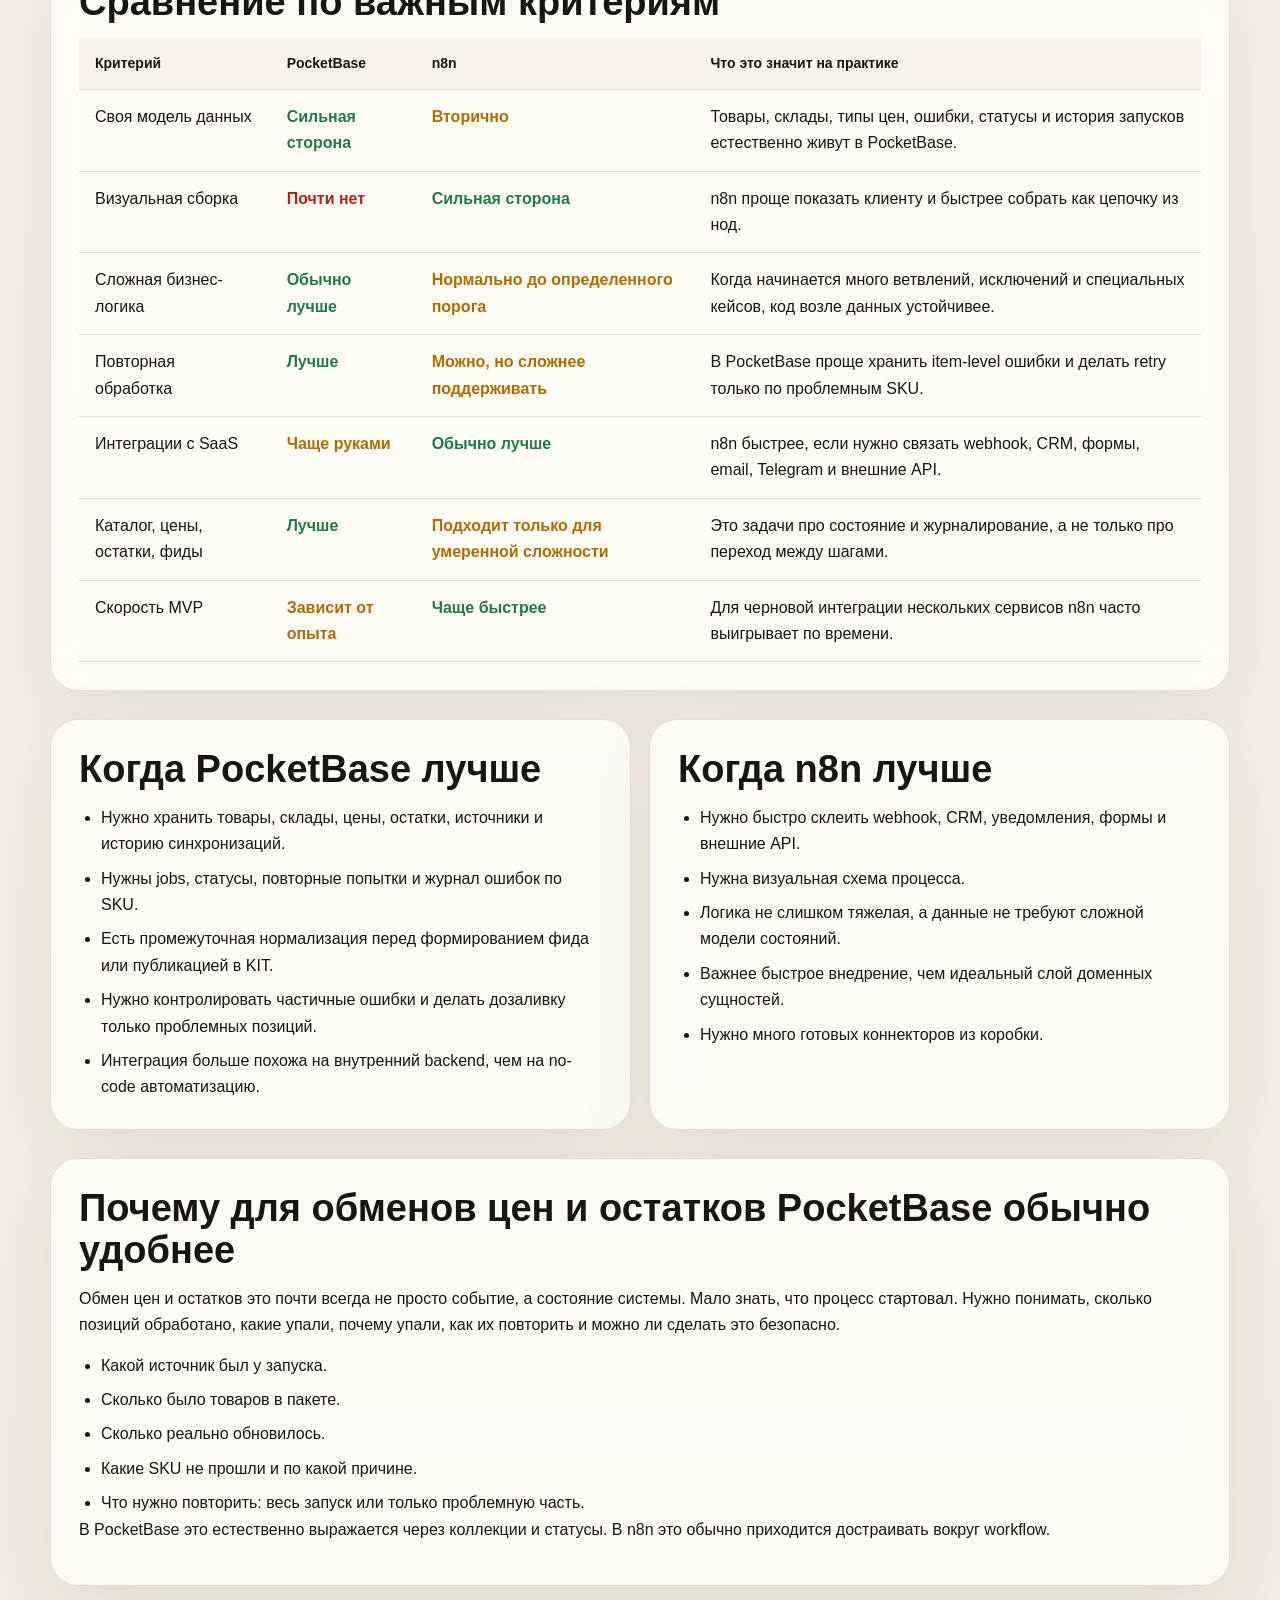
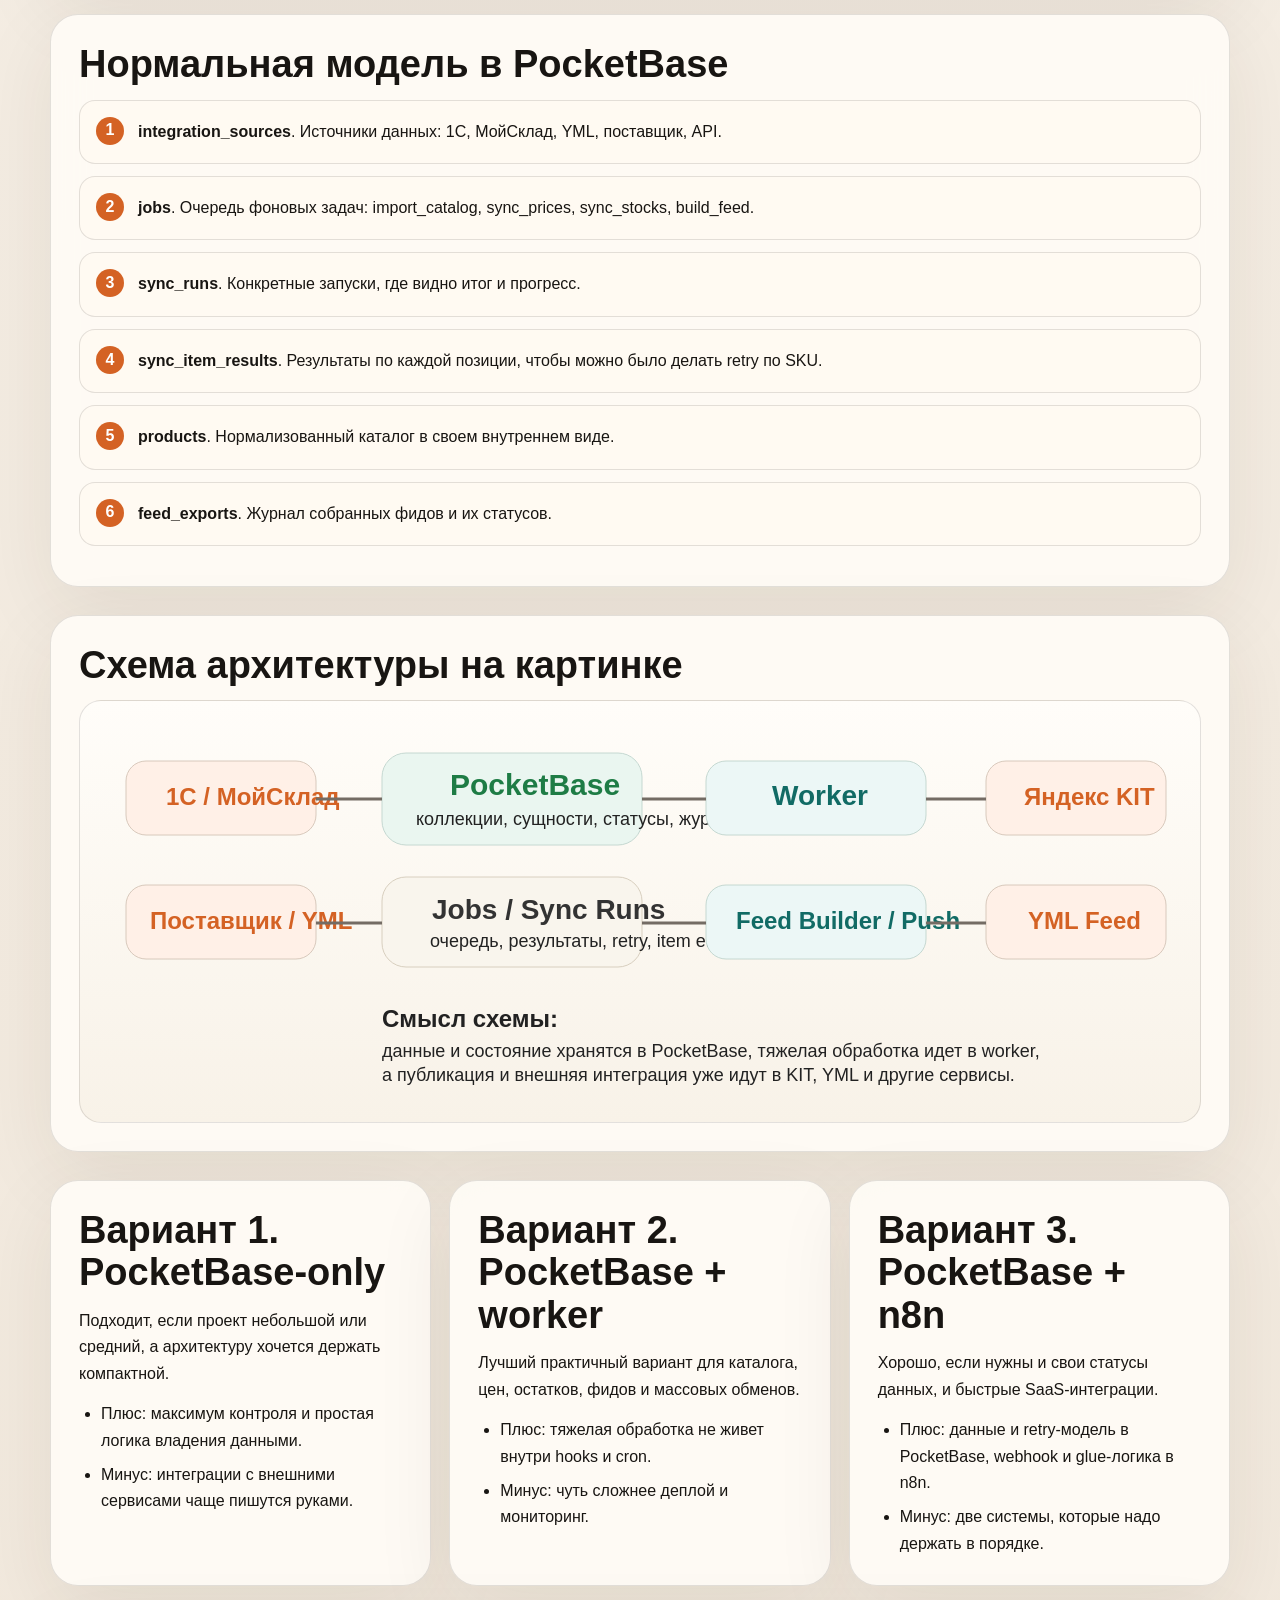
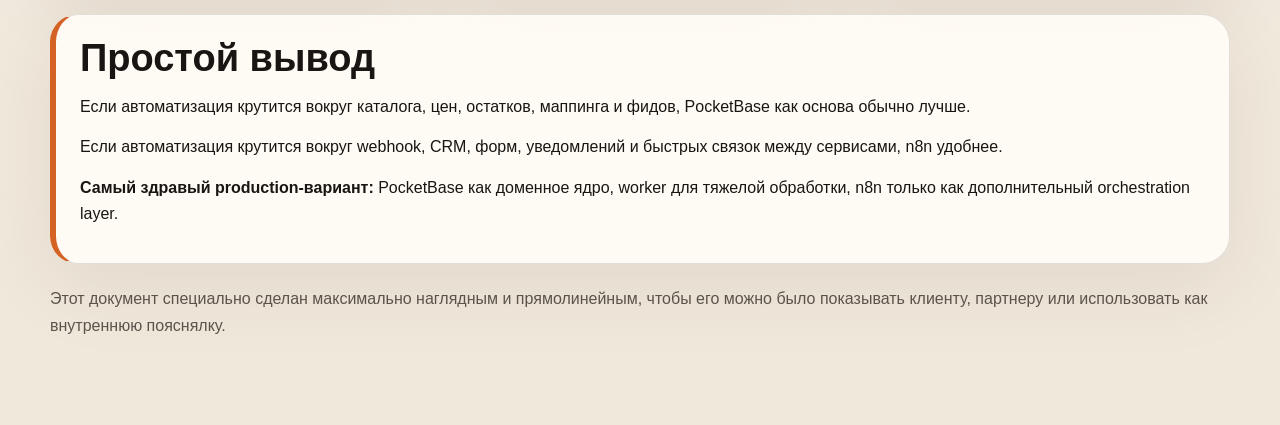
<file: docs/pocketbase-vs-n8n.html>
<!doctype html>
<html lang="ru">
  <head>
    <meta charset="UTF-8" />
    <meta name="viewport" content="width=device-width, initial-scale=1.0" />
    <title>PocketBase vs n8n для автоматизации обменов</title>
    <style>
      :root {
        --bg: #f5efe6;
        --paper: rgba(255, 252, 247, 0.9);
        --surface: #fffaf2;
        --ink: #181512;
        --muted: #5d554d;
        --line: rgba(24, 21, 18, 0.12);
        --accent: #d46224;
        --accent-soft: rgba(212, 98, 36, 0.12);
        --teal: #116b65;
        --teal-soft: rgba(17, 107, 101, 0.12);
        --ok: #1e7c45;
        --warn: #b36b00;
        --bad: #b42318;
        --shadow: 0 24px 80px rgba(49, 34, 18, 0.08);
        --radius-xl: 28px;
        --radius-lg: 22px;
        --radius-md: 16px;
        --content: 1180px;
      }

      * {
        box-sizing: border-box;
      }

      html {
        scroll-behavior: smooth;
      }

      body {
        margin: 0;
        color: var(--ink);
        font: 16px/1.65 Arial, sans-serif;
        background:
          radial-gradient(circle at top left, rgba(212, 98, 36, 0.12), transparent 28%),
          radial-gradient(circle at 80% 0%, rgba(17, 107, 101, 0.08), transparent 24%),
          linear-gradient(180deg, #f8f3ec 0%, #f1e8dc 100%);
      }

      body::before {
        content: "";
        position: fixed;
        inset: 0;
        pointer-events: none;
        background-image:
          linear-gradient(rgba(24, 21, 18, 0.02) 1px, transparent 1px),
          linear-gradient(90deg, rgba(24, 21, 18, 0.02) 1px, transparent 1px);
        background-size: 28px 28px;
        mask-image: linear-gradient(180deg, rgba(0, 0, 0, 0.6), transparent 92%);
      }

      a {
        color: inherit;
      }

      .page {
        width: min(calc(100% - 32px), var(--content));
        margin: 0 auto;
        padding: 28px 0 72px;
        position: relative;
      }

      .hero,
      .section-card,
      .table-shell,
      .note {
        border: 1px solid var(--line);
        border-radius: var(--radius-xl);
        background: var(--paper);
        box-shadow: var(--shadow);
        backdrop-filter: blur(18px);
      }

      .hero {
        padding: 34px;
      }

      .eyebrow {
        display: inline-flex;
        align-items: center;
        padding: 8px 12px;
        border-radius: 999px;
        background: var(--accent-soft);
        color: var(--accent);
        font-size: 12px;
        font-weight: 700;
        letter-spacing: 0.08em;
        text-transform: uppercase;
      }

      h1,
      h2,
      h3 {
        line-height: 1.12;
        margin: 0 0 14px;
      }

      h1 {
        font-size: clamp(34px, 5vw, 56px);
        max-width: 13ch;
        margin-top: 16px;
      }

      h2 {
        font-size: clamp(26px, 3vw, 38px);
      }

      h3 {
        font-size: 22px;
      }

      p {
        margin: 0 0 14px;
      }

      .lead {
        font-size: 19px;
        max-width: 900px;
        color: #2b2723;
      }

      .summary {
        display: inline-block;
        margin-top: 10px;
        padding: 14px 18px;
        border-radius: 18px;
        background: #161512;
        color: #fffaf4;
        font-weight: 700;
      }

      .section {
        margin-top: 28px;
      }

      .section-card {
        padding: 28px;
      }

      .grid-2,
      .grid-3 {
        display: grid;
        gap: 18px;
      }

      .grid-2 {
        grid-template-columns: repeat(2, minmax(0, 1fr));
      }

      .grid-3 {
        grid-template-columns: repeat(3, minmax(0, 1fr));
      }

      .mini-card {
        border: 1px solid var(--line);
        border-radius: var(--radius-lg);
        background: var(--surface);
        padding: 22px;
      }

      .pill {
        display: inline-block;
        margin-bottom: 12px;
        padding: 6px 10px;
        border-radius: 999px;
        font-size: 12px;
        font-weight: 700;
        letter-spacing: 0.03em;
      }

      .pill-pocketbase {
        background: rgba(30, 124, 69, 0.12);
        color: var(--ok);
      }

      .pill-n8n {
        background: var(--accent-soft);
        color: var(--accent);
      }

      .pill-hybrid {
        background: var(--teal-soft);
        color: var(--teal);
      }

      .diagram {
        margin-top: 14px;
        padding: 16px;
        border-radius: var(--radius-lg);
        border: 1px solid var(--line);
        background: linear-gradient(180deg, #fffdf9 0%, #f8f2e8 100%);
        overflow: auto;
      }

      .table-shell {
        overflow: auto;
      }

      table {
        width: 100%;
        min-width: 900px;
        border-collapse: collapse;
      }

      th,
      td {
        padding: 14px 16px;
        border-bottom: 1px solid var(--line);
        text-align: left;
        vertical-align: top;
      }

      th {
        background: #f9f3ea;
        font-size: 14px;
      }

      ul,
      ol {
        margin: 0;
        padding-left: 22px;
      }

      li + li {
        margin-top: 8px;
      }

      .score-good {
        color: var(--ok);
        font-weight: 700;
      }

      .score-mid {
        color: var(--warn);
        font-weight: 700;
      }

      .score-bad {
        color: var(--bad);
        font-weight: 700;
      }

      .note {
        padding: 22px 24px;
        border-left: 6px solid var(--accent);
      }

      .steps {
        list-style: none;
        padding: 0;
        margin: 0;
        counter-reset: step;
      }

      .steps li {
        position: relative;
        margin-bottom: 12px;
        padding: 18px 18px 18px 58px;
        border: 1px solid var(--line);
        border-radius: var(--radius-md);
        background: var(--surface);
      }

      .steps li::before {
        counter-increment: step;
        content: counter(step);
        position: absolute;
        left: 16px;
        top: 16px;
        width: 28px;
        height: 28px;
        display: grid;
        place-items: center;
        border-radius: 50%;
        background: var(--accent);
        color: #fff;
        font-weight: 700;
      }

      .footer {
        margin-top: 22px;
        color: var(--muted);
      }

      @media (max-width: 920px) {
        .grid-2,
        .grid-3 {
          grid-template-columns: 1fr;
        }

        .hero,
        .section-card {
          padding: 22px;
        }
      }
    </style>
  </head>
  <body>
    <main class="page">
      <section class="hero">
        <span class="eyebrow">Максимально разжеванное объяснение</span>
        <h1>PocketBase vs n8n для автоматизации обменов, остатков, цен и фидов</h1>
        <p class="lead">
          Если объяснить без инженерной романтики: <strong>PocketBase</strong> лучше там,
          где у тебя есть свои данные, свои статусы, свои ошибки, свои повторные попытки и
          сложная логика по товарам. <strong>n8n</strong> лучше там, где нужно быстро связать
          webhook, CRM, Telegram, email, API и внешние сервисы в одну цепочку.
        </p>
        <div class="summary">
          Для каталога, цен, остатков, фидов и обменов с 1С или МойСклад PocketBase-подход
          обычно архитектурно сильнее, чем n8n-only.
        </div>
      </section>

      <section class="section grid-3">
        <article class="mini-card">
          <span class="pill pill-pocketbase">PocketBase</span>
          <h3>Что это</h3>
          <p>Маленький backend с БД, API, auth, hooks и cron-задачами.</p>
          <p>Подходит, когда автоматизация крутится вокруг твоих сущностей и твоей логики.</p>
        </article>
        <article class="mini-card">
          <span class="pill pill-n8n">n8n</span>
          <h3>Что это</h3>
          <p>Workflow-оркестратор с визуальной сборкой сценариев.</p>
          <p>Подходит, когда нужно быстро связать внешние сервисы и API.</p>
        </article>
        <article class="mini-card">
          <span class="pill pill-hybrid">Гибрид</span>
          <h3>Что часто лучше</h3>
          <p>PocketBase как ядро данных и состояния.</p>
          <p>n8n как внешний orchestration layer для webhook и SaaS.</p>
        </article>
      </section>

      <section class="section">
        <div class="section-card">
          <h2>Главная разница по-человечески</h2>
          <p>
            <strong>n8n</strong> хорошо отвечает на вопрос: что сделать после события.
            <strong>PocketBase</strong> хорошо отвечает на вопрос: в каком состоянии сейчас система,
            что уже обработано, что упало, что нужно повторить и что именно произошло с каждым SKU.
          </p>
          <div class="diagram">
            <svg width="1080" height="270" viewBox="0 0 1080 270" xmlns="http://www.w3.org/2000/svg" role="img" aria-label="Сравнение n8n и PocketBase">
              <rect x="20" y="36" width="480" height="180" rx="28" fill="#fff0e7" stroke="#d8c9bc"/>
              <text x="52" y="78" font-size="30" font-family="Arial" fill="#d46224" font-weight="700">n8n</text>
              <text x="52" y="116" font-size="18" font-family="Arial" fill="#222">Событие → шаг → еще шаг → API → уведомление</text>
              <text x="52" y="146" font-size="18" font-family="Arial" fill="#222">Быстро, наглядно, удобно для glue-логики</text>
              <text x="52" y="176" font-size="18" font-family="Arial" fill="#222">Становится хрупким, когда много состояния и сложных исключений</text>
              <text x="52" y="206" font-size="18" font-family="Arial" fill="#222">Лучше для интеграций между сервисами, чем для ядра каталога</text>

              <rect x="580" y="36" width="480" height="180" rx="28" fill="#eaf6f0" stroke="#c5d8d1"/>
              <text x="612" y="78" font-size="30" font-family="Arial" fill="#1e7c45" font-weight="700">PocketBase</text>
              <text x="612" y="116" font-size="18" font-family="Arial" fill="#222">Сущности → jobs → sync runs → item errors → feed exports</text>
              <text x="612" y="146" font-size="18" font-family="Arial" fill="#222">Чуть дольше старт, зато лучше контроль данных и ошибок</text>
              <text x="612" y="176" font-size="18" font-family="Arial" fill="#222">Сильнее для цен, остатков, фидов и повторной обработки</text>
              <text x="612" y="206" font-size="18" font-family="Arial" fill="#222">Ближе к интеграционному приложению, а не к конструктору сценариев</text>

              <line x1="500" y1="126" x2="580" y2="126" stroke="#7f766d" stroke-width="3" stroke-dasharray="10 8"/>
              <text x="516" y="108" font-size="16" font-family="Arial" fill="#555">выбор</text>
            </svg>
          </div>
        </div>
      </section>

      <section class="section">
        <div class="section-card table-shell">
          <h2>Сравнение по важным критериям</h2>
          <table>
            <thead>
              <tr>
                <th>Критерий</th>
                <th>PocketBase</th>
                <th>n8n</th>
                <th>Что это значит на практике</th>
              </tr>
            </thead>
            <tbody>
              <tr>
                <td>Своя модель данных</td>
                <td><span class="score-good">Сильная сторона</span></td>
                <td><span class="score-mid">Вторично</span></td>
                <td>Товары, склады, типы цен, ошибки, статусы и история запусков естественно живут в PocketBase.</td>
              </tr>
              <tr>
                <td>Визуальная сборка</td>
                <td><span class="score-bad">Почти нет</span></td>
                <td><span class="score-good">Сильная сторона</span></td>
                <td>n8n проще показать клиенту и быстрее собрать как цепочку из нод.</td>
              </tr>
              <tr>
                <td>Сложная бизнес-логика</td>
                <td><span class="score-good">Обычно лучше</span></td>
                <td><span class="score-mid">Нормально до определенного порога</span></td>
                <td>Когда начинается много ветвлений, исключений и специальных кейсов, код возле данных устойчивее.</td>
              </tr>
              <tr>
                <td>Повторная обработка</td>
                <td><span class="score-good">Лучше</span></td>
                <td><span class="score-mid">Можно, но сложнее поддерживать</span></td>
                <td>В PocketBase проще хранить item-level ошибки и делать retry только по проблемным SKU.</td>
              </tr>
              <tr>
                <td>Интеграции с SaaS</td>
                <td><span class="score-mid">Чаще руками</span></td>
                <td><span class="score-good">Обычно лучше</span></td>
                <td>n8n быстрее, если нужно связать webhook, CRM, формы, email, Telegram и внешние API.</td>
              </tr>
              <tr>
                <td>Каталог, цены, остатки, фиды</td>
                <td><span class="score-good">Лучше</span></td>
                <td><span class="score-mid">Подходит только для умеренной сложности</span></td>
                <td>Это задачи про состояние и журналирование, а не только про переход между шагами.</td>
              </tr>
              <tr>
                <td>Скорость MVP</td>
                <td><span class="score-mid">Зависит от опыта</span></td>
                <td><span class="score-good">Чаще быстрее</span></td>
                <td>Для черновой интеграции нескольких сервисов n8n часто выигрывает по времени.</td>
              </tr>
            </tbody>
          </table>
        </div>
      </section>

      <section class="section grid-2">
        <article class="section-card">
          <h2>Когда PocketBase лучше</h2>
          <ul>
            <li>Нужно хранить товары, склады, цены, остатки, источники и историю синхронизаций.</li>
            <li>Нужны jobs, статусы, повторные попытки и журнал ошибок по SKU.</li>
            <li>Есть промежуточная нормализация перед формированием фида или публикацией в KIT.</li>
            <li>Нужно контролировать частичные ошибки и делать дозаливку только проблемных позиций.</li>
            <li>Интеграция больше похожа на внутренний backend, чем на no-code автоматизацию.</li>
          </ul>
        </article>
        <article class="section-card">
          <h2>Когда n8n лучше</h2>
          <ul>
            <li>Нужно быстро склеить webhook, CRM, уведомления, формы и внешние API.</li>
            <li>Нужна визуальная схема процесса.</li>
            <li>Логика не слишком тяжелая, а данные не требуют сложной модели состояний.</li>
            <li>Важнее быстрое внедрение, чем идеальный слой доменных сущностей.</li>
            <li>Нужно много готовых коннекторов из коробки.</li>
          </ul>
        </article>
      </section>

      <section class="section">
        <div class="section-card">
          <h2>Почему для обменов цен и остатков PocketBase обычно удобнее</h2>
          <p>
            Обмен цен и остатков это почти всегда не просто событие, а состояние системы. Мало знать,
            что процесс стартовал. Нужно понимать, сколько позиций обработано, какие упали, почему упали,
            как их повторить и можно ли сделать это безопасно.
          </p>
          <ul>
            <li>Какой источник был у запуска.</li>
            <li>Сколько было товаров в пакете.</li>
            <li>Сколько реально обновилось.</li>
            <li>Какие SKU не прошли и по какой причине.</li>
            <li>Что нужно повторить: весь запуск или только проблемную часть.</li>
          </ul>
          <p>
            В PocketBase это естественно выражается через коллекции и статусы. В n8n это обычно приходится
            достраивать вокруг workflow.
          </p>
        </div>
      </section>

      <section class="section">
        <div class="section-card">
          <h2>Нормальная модель в PocketBase</h2>
          <ol class="steps">
            <li>
              <strong>integration_sources</strong>. Источники данных: 1С, МойСклад, YML, поставщик, API.
            </li>
            <li>
              <strong>jobs</strong>. Очередь фоновых задач: import_catalog, sync_prices, sync_stocks, build_feed.
            </li>
            <li>
              <strong>sync_runs</strong>. Конкретные запуски, где видно итог и прогресс.
            </li>
            <li>
              <strong>sync_item_results</strong>. Результаты по каждой позиции, чтобы можно было делать retry по SKU.
            </li>
            <li>
              <strong>products</strong>. Нормализованный каталог в своем внутреннем виде.
            </li>
            <li>
              <strong>feed_exports</strong>. Журнал собранных фидов и их статусов.
            </li>
          </ol>
        </div>
      </section>

      <section class="section">
        <div class="section-card">
          <h2>Схема архитектуры на картинке</h2>
          <div class="diagram">
            <svg width="1100" height="380" viewBox="0 0 1100 380" xmlns="http://www.w3.org/2000/svg" role="img" aria-label="Архитектура PocketBase для обменов">
              <rect x="30" y="44" width="190" height="74" rx="20" fill="#fff0e7" stroke="#d8c9bc"/>
              <text x="70" y="88" font-size="24" font-family="Arial" font-weight="700" fill="#d46224">1С / МойСклад</text>

              <rect x="30" y="168" width="190" height="74" rx="20" fill="#fff0e7" stroke="#d8c9bc"/>
              <text x="54" y="212" font-size="24" font-family="Arial" font-weight="700" fill="#d46224">Поставщик / YML</text>

              <rect x="286" y="36" width="260" height="92" rx="24" fill="#eaf6f0" stroke="#c5d8d1"/>
              <text x="354" y="78" font-size="30" font-family="Arial" font-weight="700" fill="#1e7c45">PocketBase</text>
              <text x="320" y="108" font-size="18" font-family="Arial" fill="#222">коллекции, сущности, статусы, журнал</text>

              <rect x="286" y="160" width="260" height="90" rx="24" fill="#f9f5ed" stroke="#d8cfbf"/>
              <text x="336" y="202" font-size="28" font-family="Arial" font-weight="700" fill="#333">Jobs / Sync Runs</text>
              <text x="334" y="230" font-size="18" font-family="Arial" fill="#222">очередь, результаты, retry, item errors</text>

              <rect x="610" y="44" width="220" height="74" rx="20" fill="#ecf7f6" stroke="#c5d8d1"/>
              <text x="676" y="88" font-size="28" font-family="Arial" font-weight="700" fill="#116b65">Worker</text>

              <rect x="610" y="168" width="220" height="74" rx="20" fill="#ecf7f6" stroke="#c5d8d1"/>
              <text x="640" y="212" font-size="24" font-family="Arial" font-weight="700" fill="#116b65">Feed Builder / Push</text>

              <rect x="890" y="44" width="180" height="74" rx="20" fill="#fff0e7" stroke="#d8c9bc"/>
              <text x="928" y="88" font-size="24" font-family="Arial" font-weight="700" fill="#d46224">Яндекс KIT</text>

              <rect x="890" y="168" width="180" height="74" rx="20" fill="#fff0e7" stroke="#d8c9bc"/>
              <text x="932" y="212" font-size="24" font-family="Arial" font-weight="700" fill="#d46224">YML Feed</text>

              <line x1="220" y1="82" x2="286" y2="82" stroke="#746c64" stroke-width="3"/>
              <line x1="220" y1="206" x2="286" y2="206" stroke="#746c64" stroke-width="3"/>
              <line x1="546" y1="82" x2="610" y2="82" stroke="#746c64" stroke-width="3"/>
              <line x1="546" y1="206" x2="610" y2="206" stroke="#746c64" stroke-width="3"/>
              <line x1="830" y1="82" x2="890" y2="82" stroke="#746c64" stroke-width="3"/>
              <line x1="830" y1="206" x2="890" y2="206" stroke="#746c64" stroke-width="3"/>

              <text x="286" y="310" font-size="24" font-family="Arial" font-weight="700" fill="#222">Смысл схемы:</text>
              <text x="286" y="340" font-size="18" font-family="Arial" fill="#222">данные и состояние хранятся в PocketBase, тяжелая обработка идет в worker,</text>
              <text x="286" y="364" font-size="18" font-family="Arial" fill="#222">а публикация и внешняя интеграция уже идут в KIT, YML и другие сервисы.</text>
            </svg>
          </div>
        </div>
      </section>

      <section class="section grid-3">
        <article class="section-card">
          <h2>Вариант 1. PocketBase-only</h2>
          <p>Подходит, если проект небольшой или средний, а архитектуру хочется держать компактной.</p>
          <ul>
            <li>Плюс: максимум контроля и простая логика владения данными.</li>
            <li>Минус: интеграции с внешними сервисами чаще пишутся руками.</li>
          </ul>
        </article>
        <article class="section-card">
          <h2>Вариант 2. PocketBase + worker</h2>
          <p>Лучший практичный вариант для каталога, цен, остатков, фидов и массовых обменов.</p>
          <ul>
            <li>Плюс: тяжелая обработка не живет внутри hooks и cron.</li>
            <li>Минус: чуть сложнее деплой и мониторинг.</li>
          </ul>
        </article>
        <article class="section-card">
          <h2>Вариант 3. PocketBase + n8n</h2>
          <p>Хорошо, если нужны и свои статусы данных, и быстрые SaaS-интеграции.</p>
          <ul>
            <li>Плюс: данные и retry-модель в PocketBase, webhook и glue-логика в n8n.</li>
            <li>Минус: две системы, которые надо держать в порядке.</li>
          </ul>
        </article>
      </section>

      <section class="section">
        <div class="note">
          <h2>Простой вывод</h2>
          <p>Если автоматизация крутится вокруг каталога, цен, остатков, маппинга и фидов, PocketBase как основа обычно лучше.</p>
          <p>Если автоматизация крутится вокруг webhook, CRM, форм, уведомлений и быстрых связок между сервисами, n8n удобнее.</p>
          <p><strong>Самый здравый production-вариант:</strong> PocketBase как доменное ядро, worker для тяжелой обработки, n8n только как дополнительный orchestration layer.</p>
        </div>
      </section>

      <p class="footer">
        Этот документ специально сделан максимально наглядным и прямолинейным, чтобы его можно было
        показывать клиенту, партнеру или использовать как внутреннюю пояснялку.
      </p>
    </main>
  </body>
</html>
</file>
<file: styles.css>
:root {
  --bg: #efe4d1;
  --bg-strong: #f7f1e6;
  --surface: rgba(255, 248, 238, 0.72);
  --surface-strong: #fff8ef;
  --ink: #111111;
  --ink-soft: #4e4a43;
  --line: rgba(17, 17, 17, 0.1);
  --accent: #ff6b00;
  --accent-deep: #db4d00;
  --accent-soft: rgba(255, 107, 0, 0.14);
  --dark: #151515;
  --dark-soft: #23201c;
  --success: #2d8f5b;
  --shadow: 0 24px 70px rgba(23, 16, 7, 0.12);
  --radius-xl: 32px;
  --radius-lg: 24px;
  --radius-md: 18px;
  --radius-sm: 14px;
  --content: 1180px;
}

* {
  box-sizing: border-box;
}

html {
  scroll-behavior: smooth;
}

body {
  margin: 0;
  font-family: "Manrope", sans-serif;
  color: var(--ink);
  background:
    radial-gradient(circle at top left, rgba(255, 127, 39, 0.24), transparent 28%),
    radial-gradient(circle at 85% 10%, rgba(255, 212, 132, 0.34), transparent 26%),
    linear-gradient(180deg, #f3e6d2 0%, #efe4d1 45%, #eadbca 100%);
}

body::before {
  content: "";
  position: fixed;
  inset: 0;
  pointer-events: none;
  background-image:
    linear-gradient(rgba(17, 17, 17, 0.018) 1px, transparent 1px),
    linear-gradient(90deg, rgba(17, 17, 17, 0.018) 1px, transparent 1px);
  background-size: 28px 28px;
  mask-image: linear-gradient(180deg, rgba(0, 0, 0, 0.6), transparent 90%);
}

a {
  color: inherit;
  text-decoration: none;
}

button,
input,
textarea {
  font: inherit;
}

.page-shell {
  width: min(calc(100% - 32px), var(--content));
  margin: 0 auto;
  position: relative;
}

.topbar {
  position: sticky;
  top: 18px;
  z-index: 20;
  display: flex;
  align-items: center;
  justify-content: space-between;
  gap: 18px;
  margin: 22px 0 0;
  padding: 14px 16px;
  background: rgba(255, 247, 235, 0.72);
  backdrop-filter: blur(16px);
  border: 1px solid rgba(17, 17, 17, 0.08);
  border-radius: 999px;
  box-shadow: 0 12px 40px rgba(58, 37, 7, 0.08);
}

.brand {
  display: inline-flex;
  align-items: center;
  gap: 12px;
}

.brand-mark {
  width: 48px;
  height: 48px;
  display: grid;
  place-items: center;
  border-radius: 16px;
  background: linear-gradient(135deg, var(--accent), #ffb347);
  color: #fff;
  font-family: "Unbounded", sans-serif;
  font-weight: 800;
  font-size: 1rem;
}

.brand-text {
  display: grid;
  gap: 2px;
}

.brand-text strong {
  font-size: 0.95rem;
  letter-spacing: 0.08em;
}

.brand-text small {
  color: var(--ink-soft);
  font-size: 0.77rem;
}

.nav {
  display: inline-flex;
  align-items: center;
  gap: 18px;
  color: var(--ink-soft);
}

.nav a:hover,
.nav a:focus-visible {
  color: var(--ink);
}

.button {
  display: inline-flex;
  align-items: center;
  justify-content: center;
  min-height: 52px;
  padding: 0 22px;
  border-radius: 999px;
  border: 1px solid transparent;
  font-weight: 700;
  transition:
    transform 0.2s ease,
    box-shadow 0.2s ease,
    background 0.2s ease,
    color 0.2s ease;
}

.button:hover,
.button:focus-visible {
  transform: translateY(-1px);
}

.button-accent {
  color: #fff;
  background: linear-gradient(135deg, var(--accent), #ff8540);
  box-shadow: 0 14px 28px rgba(255, 107, 0, 0.24);
}

.button-dark {
  color: #fff;
  background: var(--dark);
}

.button-light {
  color: var(--ink);
  background: rgba(255, 255, 255, 0.42);
  border-color: rgba(17, 17, 17, 0.08);
}

.button-full {
  width: 100%;
}

.section {
  padding: 96px 0;
}

.hero {
  display: grid;
  grid-template-columns: minmax(0, 1.15fr) minmax(320px, 0.85fr);
  gap: 36px;
  align-items: center;
  padding-top: 86px;
}

.eyebrow {
  display: inline-flex;
  width: fit-content;
  align-items: center;
  padding: 8px 14px;
  border-radius: 999px;
  background: var(--accent-soft);
  color: var(--accent-deep);
  font-size: 0.82rem;
  font-weight: 800;
  letter-spacing: 0.06em;
  text-transform: uppercase;
}

.hero h1,
.section-heading h2,
.fit-card h2,
.contact-copy h2 {
  margin: 18px 0 16px;
  font-family: "Unbounded", sans-serif;
  line-height: 1.05;
}

.hero h1 {
  font-size: clamp(2.8rem, 5vw, 5.4rem);
  max-width: 12ch;
}

.hero h1 span {
  color: var(--accent-deep);
}

.hero-text,
.section-heading p,
.feature-card p,
.service-card p,
.case-card p,
.seo-item p,
.timeline-step p,
.faq-item p,
.contact-copy p,
.contact-panel p,
.fit-card li,
.footer p {
  color: var(--ink-soft);
  line-height: 1.7;
}

.hero-actions {
  display: flex;
  flex-wrap: wrap;
  gap: 14px;
  margin: 28px 0 24px;
}

.hero-points {
  margin: 0;
  padding: 0;
  list-style: none;
  display: grid;
  gap: 12px;
}

.hero-points li,
.fit-card li {
  position: relative;
  padding-left: 22px;
}

.hero-points li::before,
.fit-card li::before {
  content: "";
  position: absolute;
  left: 0;
  top: 11px;
  width: 10px;
  height: 10px;
  border-radius: 999px;
  background: linear-gradient(135deg, var(--accent), #ffcc7a);
}

.hero-panel {
  position: relative;
}

.hero-panel::before {
  content: "";
  position: absolute;
  inset: 10% -5% -8% 8%;
  background: linear-gradient(180deg, rgba(255, 109, 0, 0.2), rgba(255, 255, 255, 0));
  filter: blur(30px);
  z-index: -1;
}

.hero-card,
.feature-card,
.service-card,
.case-card,
.seo-item,
.timeline-step,
.fit-card,
.contact-panel,
.faq-item {
  background: var(--surface);
  border: 1px solid rgba(17, 17, 17, 0.08);
  backdrop-filter: blur(16px);
  box-shadow: var(--shadow);
}

.hero-card-primary {
  padding: 28px;
  border-radius: var(--radius-xl);
  background:
    linear-gradient(180deg, rgba(255, 255, 255, 0.36), rgba(255, 255, 255, 0.12)),
    linear-gradient(135deg, #191919, #2b261f);
  color: #fff;
}

.hero-card-primary p {
  margin-top: 0;
  color: rgba(255, 255, 255, 0.72);
}

.hero-card-primary strong {
  display: block;
  font-size: 1.5rem;
  line-height: 1.3;
  margin-bottom: 22px;
}

.hero-card-primary ul {
  margin: 0;
  padding-left: 18px;
  display: grid;
  gap: 12px;
}

.hero-metrics {
  display: grid;
  grid-template-columns: repeat(3, 1fr);
  gap: 12px;
  margin-top: 14px;
}

.hero-metrics article {
  padding: 18px;
  border-radius: var(--radius-md);
  background: rgba(255, 248, 239, 0.84);
  border: 1px solid rgba(17, 17, 17, 0.08);
}

.hero-metrics span {
  display: block;
  font-family: "Unbounded", sans-serif;
  font-size: 1.35rem;
  margin-bottom: 10px;
}

.hero-metrics p {
  margin: 0;
  color: var(--ink-soft);
  font-size: 0.92rem;
  line-height: 1.5;
}

.ticker {
  overflow: hidden;
  margin: 8px 0 0;
  padding: 14px 0;
  border-top: 1px solid rgba(17, 17, 17, 0.08);
  border-bottom: 1px solid rgba(17, 17, 17, 0.08);
}

.ticker-track {
  display: flex;
  gap: 14px;
  min-width: max-content;
  animation: marquee 28s linear infinite;
}

.ticker-track span {
  padding: 10px 16px;
  border-radius: 999px;
  background: rgba(255, 248, 239, 0.8);
  border: 1px solid rgba(17, 17, 17, 0.08);
  font-weight: 700;
  white-space: nowrap;
}

@keyframes marquee {
  from {
    transform: translateX(0);
  }

  to {
    transform: translateX(-35%);
  }
}

.section-heading {
  max-width: 760px;
  margin-bottom: 28px;
}

.section-heading h2,
.fit-card h2,
.contact-copy h2 {
  font-size: clamp(2rem, 4vw, 3.4rem);
}

.grid {
  display: grid;
  gap: 18px;
}

.grid-2 {
  grid-template-columns: repeat(2, minmax(0, 1fr));
}

.grid-3 {
  grid-template-columns: repeat(3, minmax(0, 1fr));
}

.feature-card,
.service-card,
.case-card,
.seo-item,
.timeline-step {
  padding: 28px;
  border-radius: var(--radius-lg);
}

.feature-number {
  width: 52px;
  height: 52px;
  display: grid;
  place-items: center;
  border-radius: 16px;
  background: rgba(255, 107, 0, 0.12);
  color: var(--accent-deep);
  font-weight: 800;
}

.feature-card h3,
.service-card h3,
.case-card h3,
.seo-item h3,
.timeline-step h3 {
  margin: 18px 0 10px;
  font-size: 1.25rem;
}

.dark-section {
  position: relative;
  padding-inline: 28px;
}

.dark-section::before {
  content: "";
  position: absolute;
  inset: 0;
  background: linear-gradient(180deg, #161514 0%, #1f1c18 100%);
  border-radius: 40px;
  z-index: -1;
}

.dark-section .section-heading h2,
.dark-section .service-card h3,
.dark-section .section-heading p,
.dark-section .eyebrow,
.dark-section .service-card p {
  color: #fff;
}

.dark-section .eyebrow {
  background: rgba(255, 255, 255, 0.12);
}

.service-card {
  background: rgba(255, 255, 255, 0.06);
  border-color: rgba(255, 255, 255, 0.08);
  box-shadow: none;
}

.service-card p {
  color: rgba(255, 255, 255, 0.72);
}

.cases .case-tag {
  display: inline-flex;
  margin-bottom: 16px;
  padding: 8px 12px;
  border-radius: 999px;
  background: rgba(255, 107, 0, 0.1);
  color: var(--accent-deep);
  font-size: 0.82rem;
  font-weight: 800;
}

.case-card strong {
  display: block;
  margin-top: 18px;
}

.seo-list {
  display: grid;
  grid-template-columns: repeat(2, minmax(0, 1fr));
  gap: 18px;
}

.timeline {
  display: grid;
  grid-template-columns: repeat(4, minmax(0, 1fr));
  gap: 18px;
}

.timeline-step span {
  display: inline-flex;
  padding: 8px 12px;
  border-radius: 999px;
  background: var(--accent-soft);
  color: var(--accent-deep);
  font-weight: 800;
}

.fit-card {
  display: grid;
  grid-template-columns: minmax(0, 1fr) minmax(320px, 420px);
  gap: 30px;
  align-items: start;
  padding: 36px;
  border-radius: var(--radius-xl);
  background:
    linear-gradient(125deg, rgba(255, 253, 249, 0.82), rgba(255, 234, 206, 0.88));
}

.fit-card ul {
  margin: 0;
  padding: 0;
  list-style: none;
  display: grid;
  gap: 14px;
}

.faq-list {
  display: grid;
  gap: 14px;
}

.faq-item {
  border-radius: var(--radius-md);
  padding: 0 24px;
}

.faq-item summary {
  cursor: pointer;
  list-style: none;
  padding: 22px 0;
  font-weight: 800;
}

.faq-item summary::-webkit-details-marker {
  display: none;
}

.faq-item p {
  margin: 0 0 22px;
  max-width: 70ch;
}

.contact-panel {
  display: grid;
  grid-template-columns: minmax(0, 1fr) minmax(320px, 430px);
  gap: 24px;
  padding: 34px;
  border-radius: 34px;
  background:
    radial-gradient(circle at top right, rgba(255, 142, 65, 0.24), transparent 28%),
    linear-gradient(180deg, rgba(255, 251, 246, 0.9), rgba(255, 241, 224, 0.84));
}

.contact-signature {
  display: grid;
  gap: 6px;
  margin-top: 24px;
}

.contact-signature span,
.form-note {
  color: var(--ink-soft);
}

.contact-form {
  display: grid;
  gap: 14px;
  padding: 24px;
  border-radius: var(--radius-lg);
  background: rgba(255, 255, 255, 0.74);
  border: 1px solid rgba(17, 17, 17, 0.08);
}

.contact-method {
  display: grid;
  gap: 8px;
  padding: 18px;
  border-radius: 18px;
  background: rgba(255, 255, 255, 0.72);
  border: 1px solid rgba(17, 17, 17, 0.08);
}

.contact-label {
  color: var(--ink-soft);
  font-size: 0.88rem;
  font-weight: 800;
  letter-spacing: 0.04em;
  text-transform: uppercase;
}

.contact-link {
  font-family: "Unbounded", sans-serif;
  font-size: clamp(1.05rem, 2vw, 1.45rem);
  line-height: 1.3;
}

.contact-link:hover,
.contact-link:focus-visible {
  color: var(--accent-deep);
}

.contact-form label {
  display: grid;
  gap: 8px;
  font-weight: 700;
}

.contact-form input,
.contact-form textarea {
  width: 100%;
  border: 1px solid rgba(17, 17, 17, 0.12);
  border-radius: 16px;
  background: rgba(255, 255, 255, 0.92);
  padding: 14px 16px;
  color: var(--ink);
}

.contact-form input:focus,
.contact-form textarea:focus {
  outline: 2px solid rgba(255, 107, 0, 0.18);
  border-color: rgba(255, 107, 0, 0.44);
}

.footer {
  padding: 24px 0 48px;
  display: flex;
  justify-content: space-between;
  gap: 20px;
  border-top: 1px solid rgba(17, 17, 17, 0.08);
}

.footer p {
  margin: 0;
  max-width: 46ch;
  font-size: 0.92rem;
}

.reveal {
  opacity: 0;
  transform: translateY(28px);
  transition:
    opacity 0.7s ease,
    transform 0.7s ease;
}

.reveal-delay {
  transition-delay: 0.12s;
}

.reveal-delay-2 {
  transition-delay: 0.24s;
}

.reveal.is-visible {
  opacity: 1;
  transform: translateY(0);
}

@media (max-width: 1080px) {
  .nav {
    display: none;
  }

  .hero,
  .contact-panel,
  .fit-card,
  .grid-3,
  .timeline {
    grid-template-columns: 1fr;
  }

  .dark-section {
    padding-inline: 22px;
  }

  .grid-2,
  .seo-list,
  .hero-metrics {
    grid-template-columns: 1fr 1fr;
  }
}

@media (max-width: 760px) {
  .page-shell {
    width: min(calc(100% - 20px), var(--content));
  }

  .topbar {
    top: 10px;
    flex-wrap: wrap;
    border-radius: 28px;
  }

  .hero {
    padding-top: 52px;
  }

  .section {
    padding: 72px 0;
  }

  .dark-section {
    padding-inline: 16px;
  }

  .hero-actions,
  .grid-2,
  .seo-list,
  .hero-metrics,
  .footer {
    grid-template-columns: 1fr;
    flex-direction: column;
  }

  .hero-actions .button,
  .topbar .button {
    width: 100%;
  }

  .hero-card-primary,
  .feature-card,
  .service-card,
  .case-card,
  .seo-item,
  .timeline-step,
  .fit-card,
  .contact-panel {
    border-radius: 24px;
  }

  .contact-panel,
  .fit-card {
    padding: 22px;
  }

  .contact-form {
    padding: 18px;
  }
}

@media (prefers-reduced-motion: reduce) {
  html {
    scroll-behavior: auto;
  }

  .ticker-track,
  .reveal,
  .reveal-delay,
  .reveal-delay-2,
  .button {
    animation: none;
    transition: none;
  }

  .reveal {
    opacity: 1;
    transform: none;
  }
}
</file>
